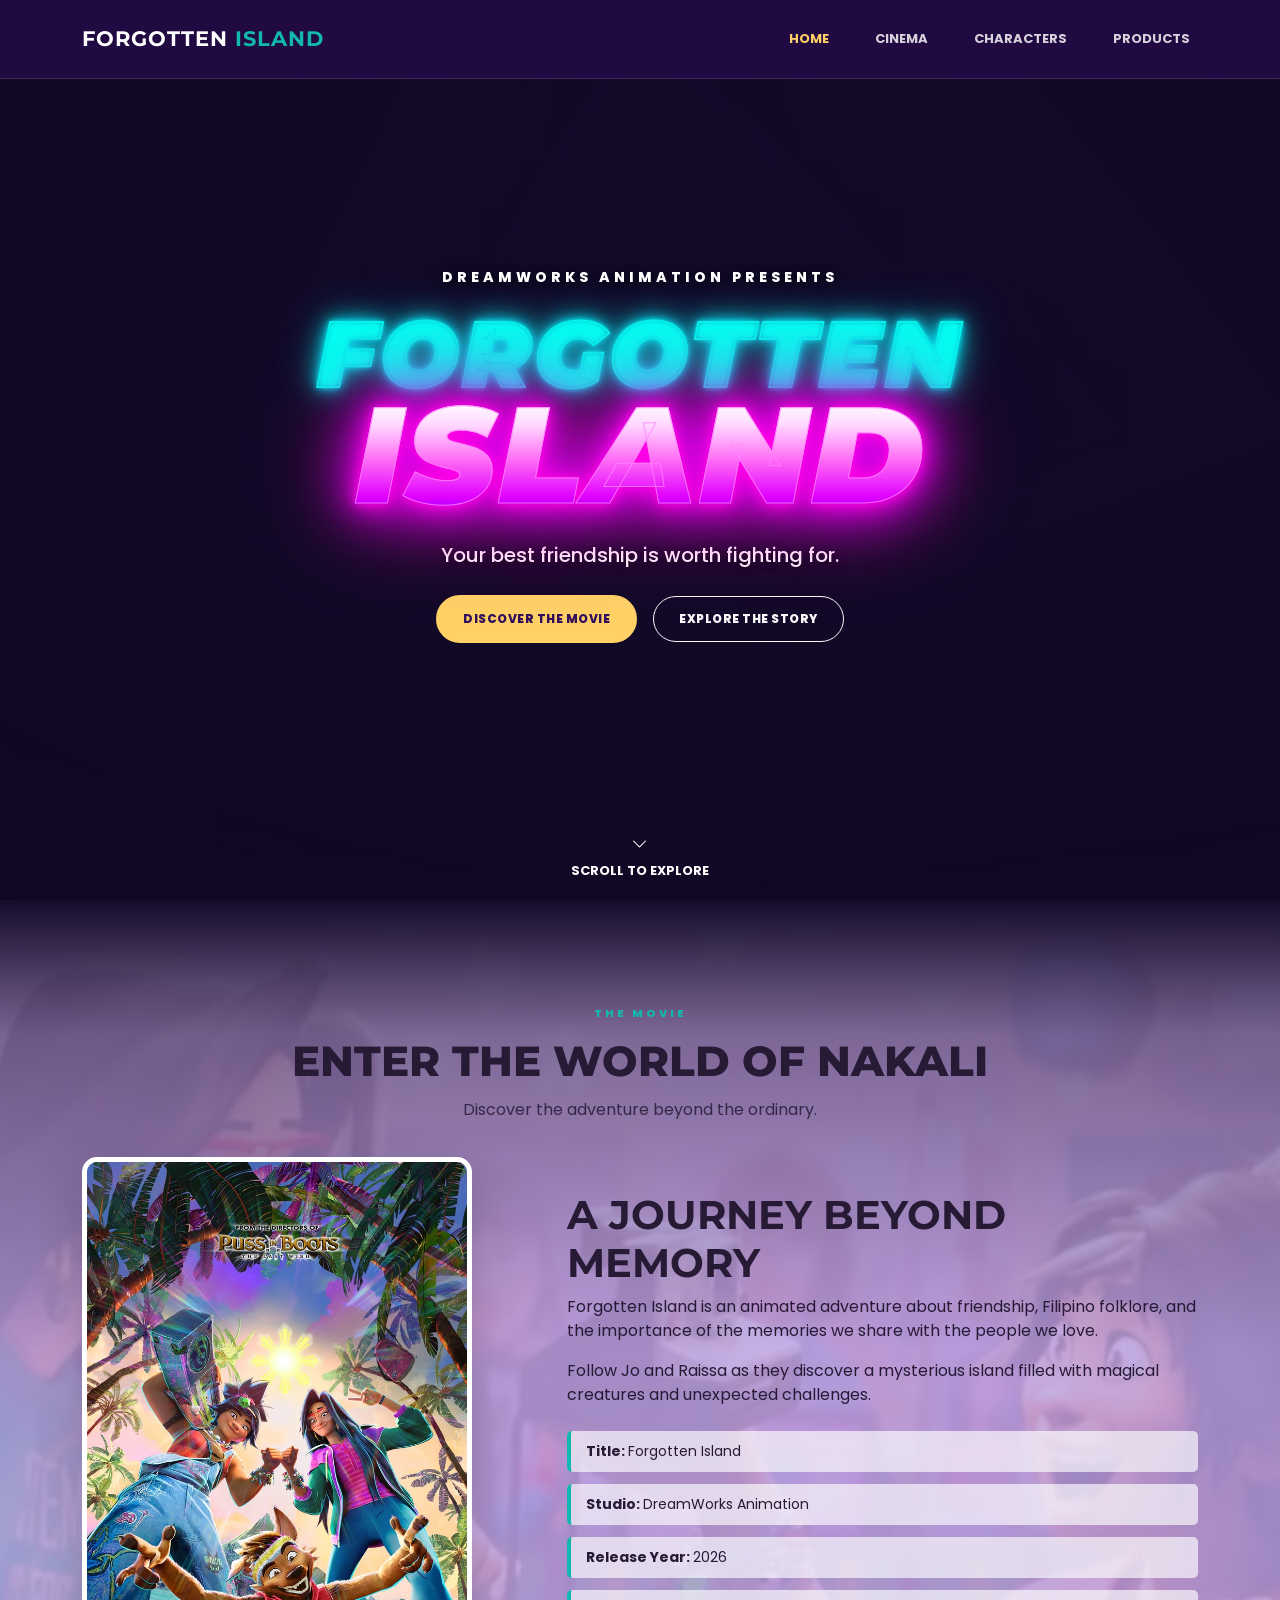
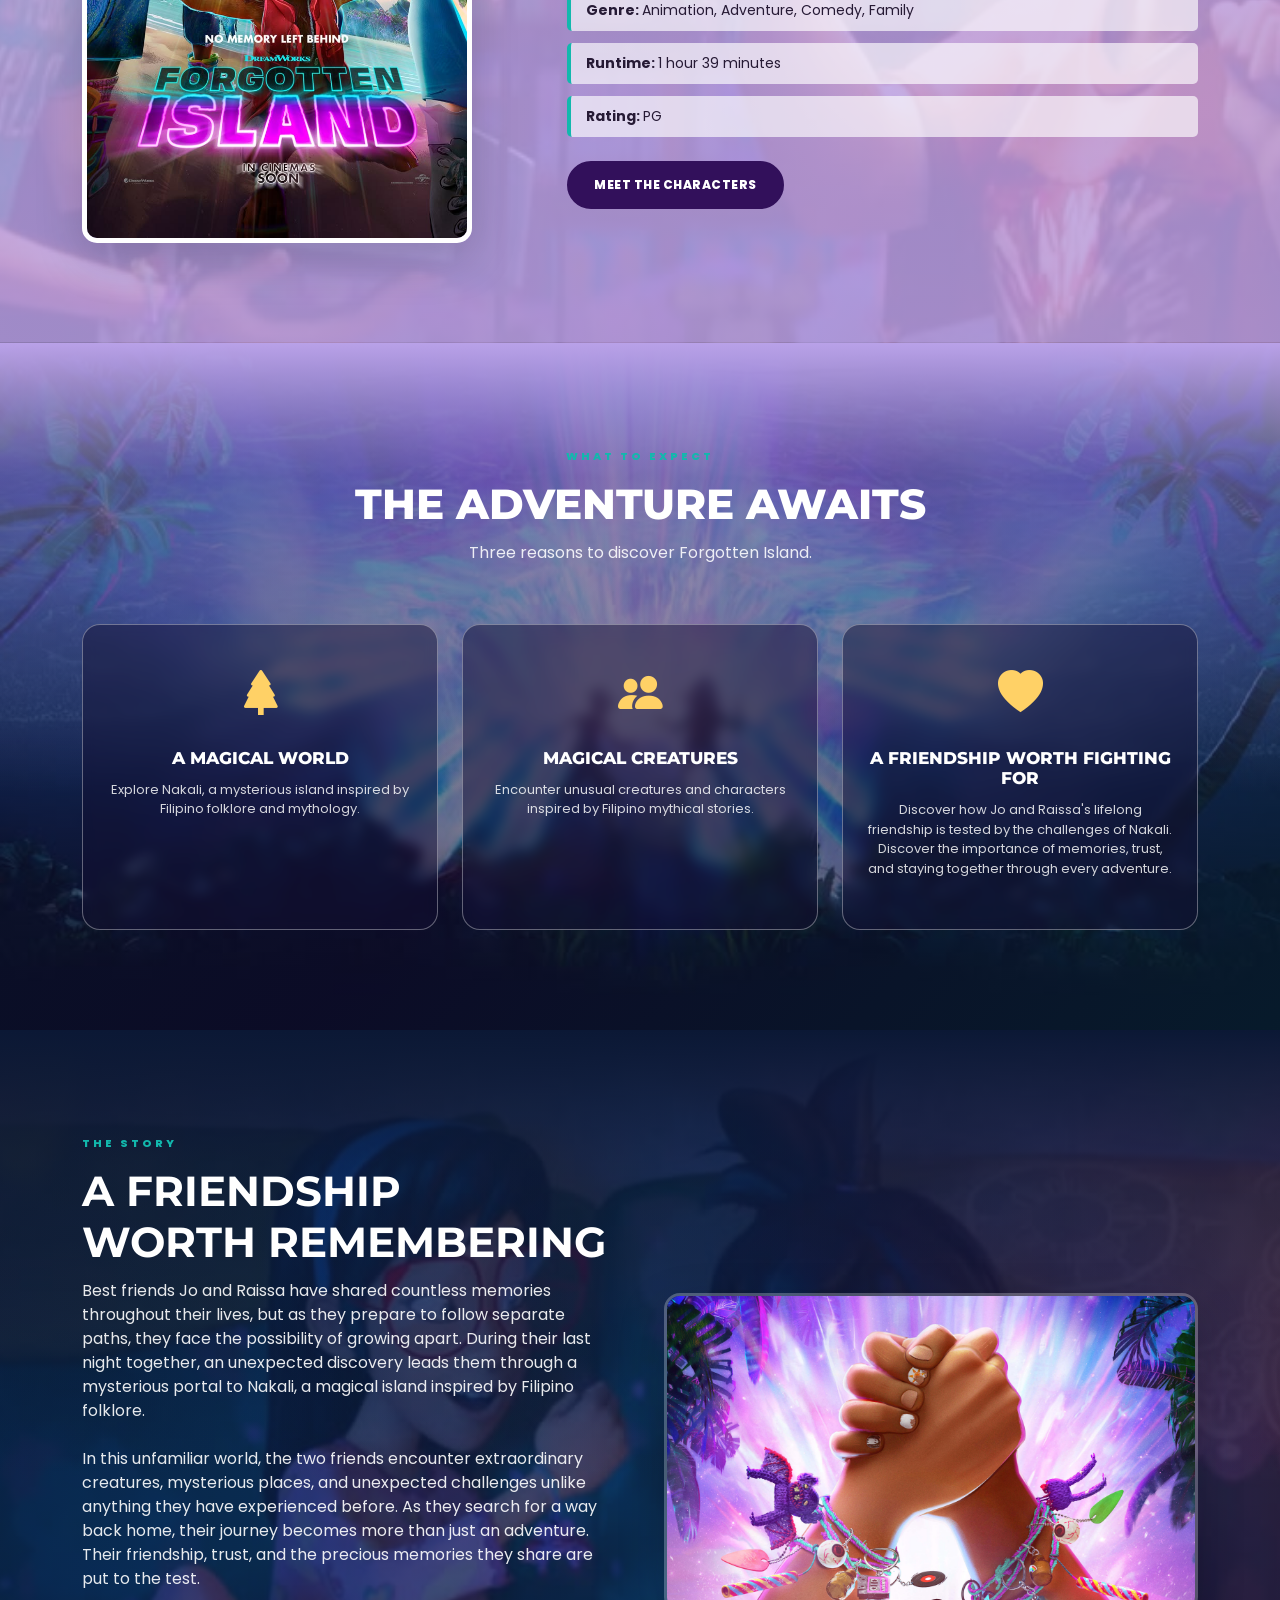
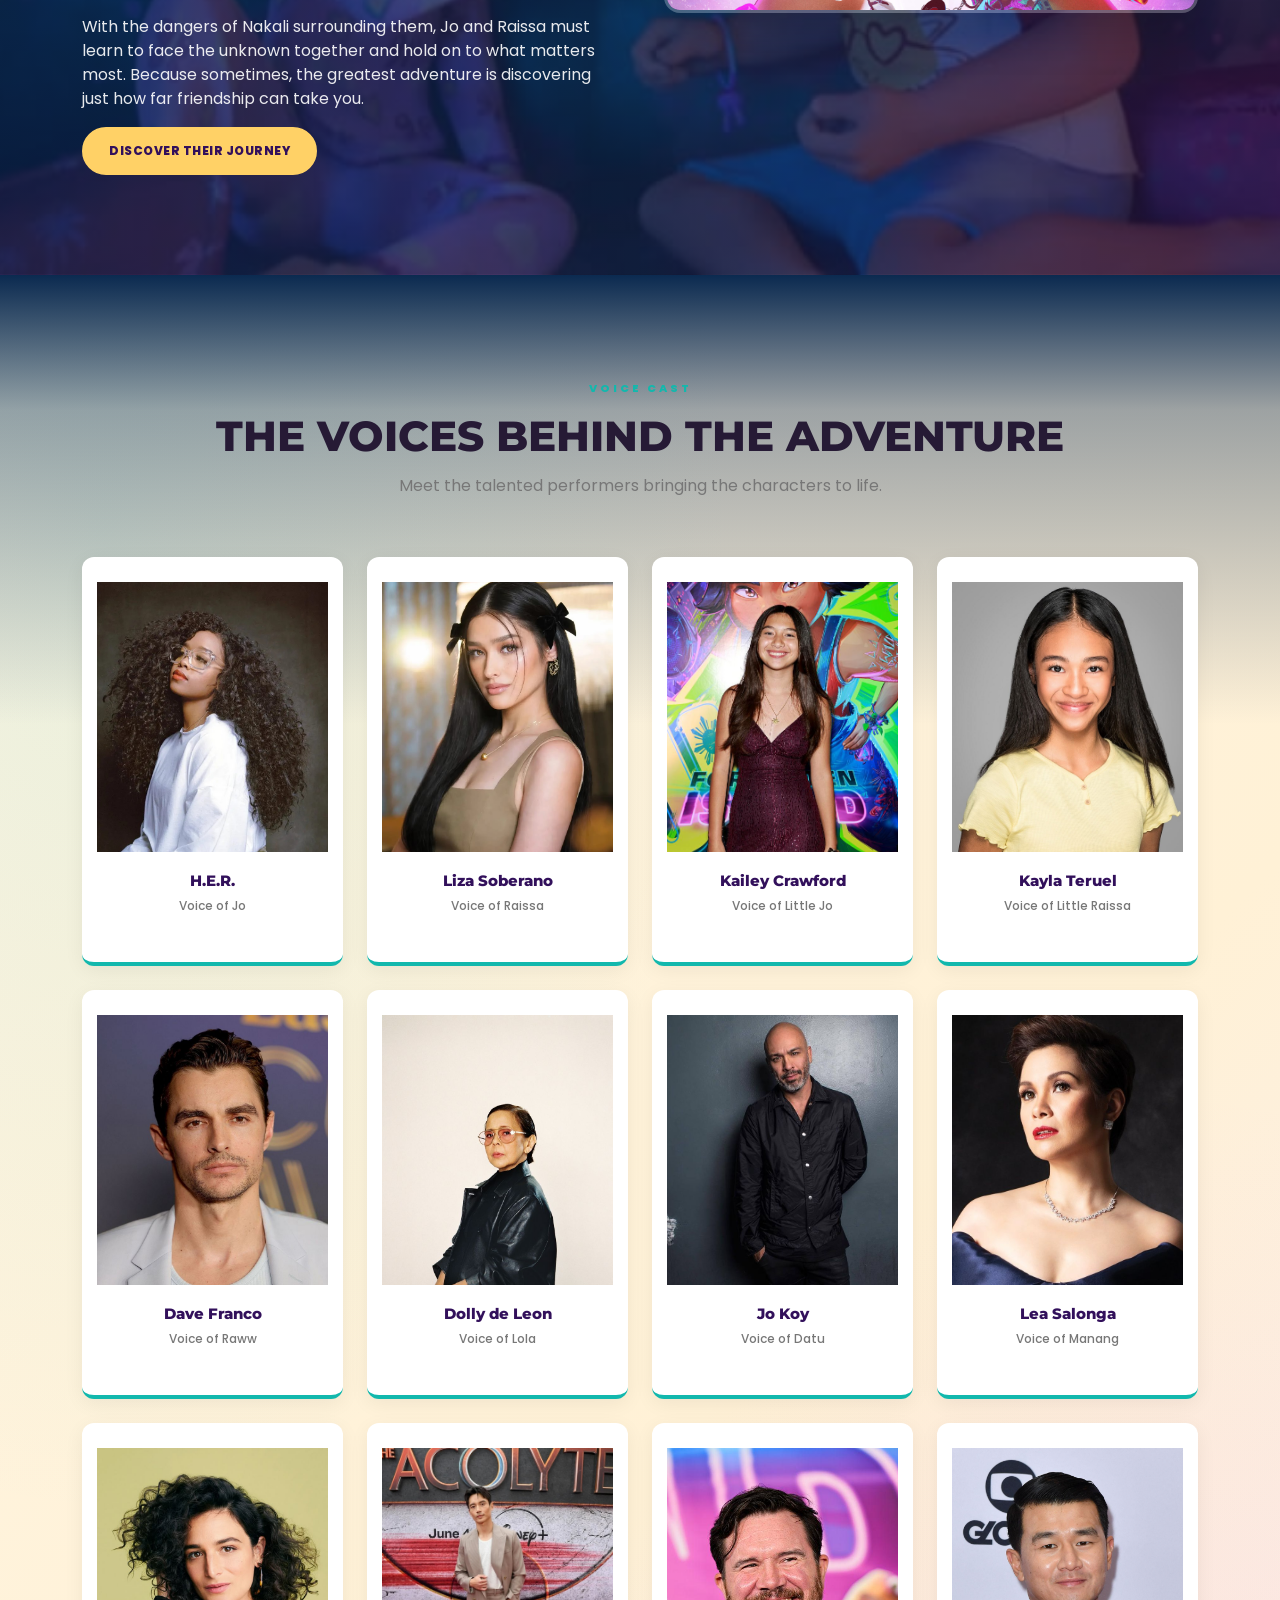
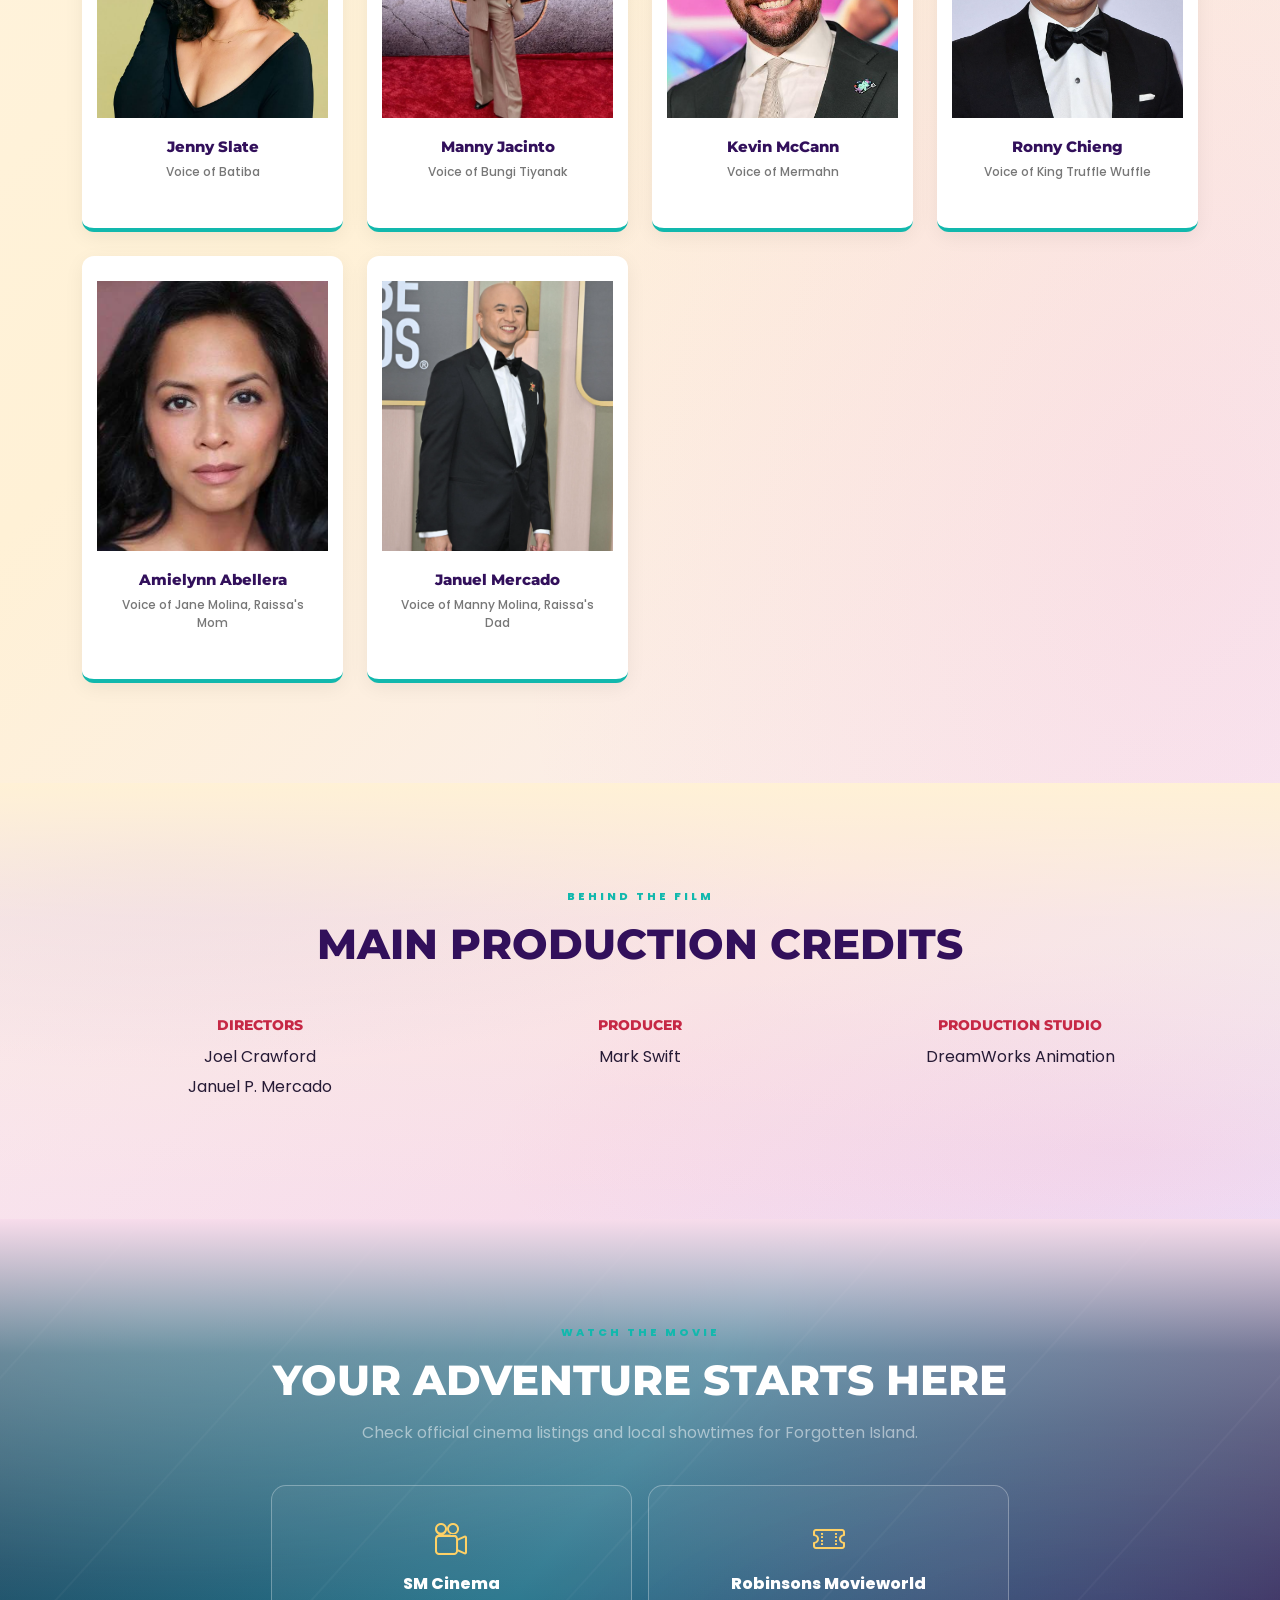
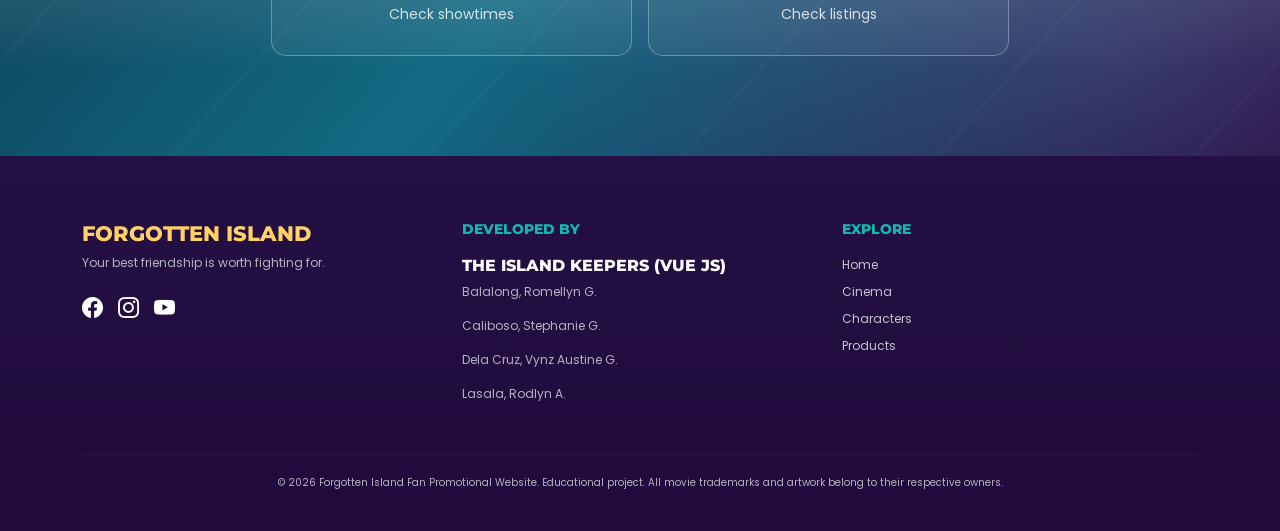
<file: WD1MCO_CS2B_BALALONG-CALIBOSO-DELACRUZ-LASALA/index.html>
<!DOCTYPE html>
<html lang="en">
    <head>
        <meta charset="UTF-8">
        <meta name="viewport" content="width=device-width, initial-scale=1.0">

        <title> Forgotten Island | Official Movie Website </title>

        <link href="https://cdn.jsdelivr.net/npm/bootstrap@5.3.3/dist/css/bootstrap.min.css" rel="stylesheet">
        <link href="https://cdn.jsdelivr.net/npm/bootstrap-icons@1.11.3/font/bootstrap-icons.css" rel="stylesheet">
        <link rel="stylesheet" href="rsc/css/styles.css">
        <link rel="preconnect" href="https://fonts.googleapis.com">
        <link rel="preconnect" href="https://fonts.gstatic.com" crossorigin>
        <link href="https://fonts.googleapis.com/css2?family=Montserrat:ital,wght@0,800;0,900;1,800;1,900&display=swap" rel="stylesheet">
    </head>

    <body>
        <!-- NAVIGATION SECTION -->
        <nav class="navbar navbar-expand-lg navbar-dark fixed-top island-navbar">
            <div class="container">
                <a class="navbar-brand fw-bold" href="index.html">
                    FORGOTTEN<span> ISLAND</span>
                </a>

                <button class="navbar-toggler" type="button" data-bs-toggle="collapse"
                    data-bs-target="#navbarNav">
                    <span class="navbar-toggler-icon"></span>
                </button>

                <div class="collapse navbar-collapse" id="navbarNav">
                    <ul class="navbar-nav ms-auto">
                        <li class="nav-item">
                            <a class="nav-link active" href="index.html"> Home </a>
                        </li>
                        <li class="nav-item">
                            <a class="nav-link" href="#cinema"> Cinema </a>
                        </li>
                        <li class="nav-item">
                            <a class="nav-link" href="characters.html"> Characters </a>
                        </li>
                        <li class="nav-item">
                            <a class="nav-link" href="products.html"> Products </a>
                        </li>
                    </ul>
                </div>
            </div>
        </nav>

        <!-- HERO SECTION -->
        <header class="hero-section">

            <!-- BACKGROUND VIDEO -->
           <div style="position:absolute; top:0; left:0; width:100%; height:100%; z-index:0; overflow:hidden; pointer-events:none;">
                <iframe 
                    src="https://www.youtube.com/embed/xvXs4GHUm1g?autoplay=1&mute=1&loop=1&playlist=xvXs4GHUm1g&controls=0&modestbranding=1&showinfo=0&rel=0"
                    style="width:100%; height:100%; border:0; transform:scale(1.4);"
                    allow="autoplay; fullscreen">
                </iframe>
            </div>
            
            <!-- VIDEO OVERLAY -->
            <div class="hero-overlay"></div>
            
            <!-- HERO CONTENT -->
            <div class="container hero-content">
                <p class="hero-label">
                    DREAMWORKS ANIMATION PRESENTS
                </p>

                <h1 class="hero-title">
                    <span class="forgotten-word"> FORGOTTEN </span>
                    <span class="island-word"> ISLAND </span>
                </h1>
                <p class="hero-description">
                    Your best friendship is worth fighting for.
                </p>

                <div class="d-flex flex-wrap gap-3 hero-buttons">
                    <a href="#movie-info" class="btn btn-sunset">
                        DISCOVER THE MOVIE
                    </a>

                    <a href="#synopsis" class="btn btn-outline-light">
                        EXPLORE THE STORY
                    </a>
                </div>
            </div>
            
            <!-- SCROLL INDICATOR -->
            <div class="scroll-indicator">
                <i class="bi bi-chevron-down"></i>
                <p> SCROLL TO EXPLORE </p>
            </div> 
        </header>

         <!-- MOVIE INFORMATION -->
          <section id="movie-info" class="section-padding sand-section">
            <div class="container">
                <div class="section-heading text-center">
                    <span class="section-tag"> THE MOVIE </span>
                    <h2> ENTER THE WORLD OF <span>NAKALI</span></h2>
                    <p> Discover the adventure beyond the ordinary. </p>
                </div>

                <div class="row align-items-center g-5">
                    <div class="col-lg-5 text-center">
                        <img src="media/img/poster.jpg" alt="Forgotten Island Official Movie Poster"
                            class="img-fluid movie-poster shadow-lg">
                    </div>

                    <div class="col-lg-7">
                        <h3 class="display-6 fw-bold purple-text">
                            A JOURNEY BEYOND MEMORY
                        </h3>

                        <p> Forgotten Island is an animated adventure about
                            friendship, Filipino folklore, and the importance
                            of the memories we share with the people we love.
                        </p>

                        <p> Follow Jo and Raissa as they discover a mysterious
                            island filled with magical creatures and unexpected
                            challenges.
                        </p>

                        <div class="movie-details mt-4">
                            <div><strong> Title: </strong> Forgotten Island </div>
                            <div><strong> Studio: </strong> DreamWorks Animation </div>
                            <div><strong> Release Year: </strong> 2026 </div>
                            <div><strong> Genre: </strong> Animation, Adventure, Comedy, Family </div>
                            <div><strong> Runtime: </strong> 1 hour 39 minutes </div>
                            <div><strong> Rating: </strong> PG </div>
                        </div>

                        <a href="characters.html" class="btn btn-purple mt-4">
                            MEET THE CHARACTERS
                        </a>
                    </div>
                </div>
            </div>
          </section>

          <!-- HIGHLIGHTS -->
          <section class="section-padding highlight-section">
            <div class="container">
                <div class="section-heading text-center text-white">
                    <span class="section-tag"> WHAT TO EXPECT </span>
                    <h2> THE ADVENTURE AWAITS </h2>
                    <p> Three reasons to discover Forgotten Island. </p>
                </div>

                <!-- HIGHLIGHT 1 -->
                <div class="row g-4 mt-3">
                    <div class="col-md-4">
                        <div class="highlight-card">
                            <i class="bi bi-tree-fill"></i>
                            <h4> A MAGICAL WORLD </h4>

                            <p> Explore Nakali, a mysterious island inspired
                                by Filipino folklore and mythology.
                            </p>
                        </div>
                    </div>

                    <!-- HIGHLIGHT 2 -->
                    <div class="col-md-4">
                        <div class="highlight-card">
                            <i class="bi bi-people-fill"></i>
                            <h4> MAGICAL CREATURES </h4>

                            <p> Encounter unusual creatures and characters
                                inspired by Filipino mythical stories.
                            </p>
                        </div>
                    </div>

                    <!-- HIGHLIGHT 3 -->
                    <div class="col-md-4">
                        <div class="highlight-card">
                            <i class="bi bi-heart-fill"></i>
                            <h4> A FRIENDSHIP WORTH FIGHTING FOR </h4>

                            <p> Discover how Jo and Raissa's lifelong friendship
                                is tested by the challenges of Nakali. Discover
                                the importance of memories, trust, and staying
                                together through every adventure.
                            </p>
                        </div>
                    </div>
                </div>
            </div>
          </section>

          <!-- SYNOPSIS -->
          <section id="synopsis" class="section-padding ocean-section">
            <div class="container">
                <div class="row align-items-center g-5">
                    <div class="col-lg-6">
                        <span class="section-tag"> THE STORY </span>
                        <h2 class="display-5 fw-bold text-white">
                            A FRIENDSHIP<br>WORTH REMEMBERING
                        </h2>

                        <p class="text-white-50">
                            Best friends Jo and Raissa have shared countless memories
                            throughout their lives, but as they prepare to follow
                            separate paths, they face the possibility of growing apart.
                            During their last night together, an unexpected discovery
                            leads them through a mysterious portal to Nakali, a
                            magical island inspired by Filipino folklore.

                            <br><br>

                            In this unfamiliar world, the two friends encounter
                            extraordinary creatures, mysterious places, and unexpected
                            challenges unlike anything they have experienced before.
                            As they search for a way back home, their journey becomes
                            more than just an adventure. Their friendship, trust, and
                            the precious memories they share are put to the test.

                            <br><br>

                            With the dangers of Nakali surrounding them, Jo and Raissa
                            must learn to face the unknown together and hold on to
                            what matters most. Because sometimes, the greatest adventure
                            is discovering just how far friendship can take you.
                        </p>

                        <a href="characters.html" class="btn btn-sunset">
                            DISCOVER THEIR JOURNEY
                        </a>
                    </div>

                    <div class="col-lg-6">
                        <div class="story-image">
                            <img src="media/img/hero-banner.jpg" alt="Forgotten Island Adventure" class="img-fluid rounded-4 shadow-lg">
                        </div>
                    </div>
                </div>
            </div>
          </section>

          <!-- VOICE CAST -->
           <section class="section-padding sand-section">
            <div class="container">
                <div class="section-heading text-center">
                    <span class="section-tag"> VOICE CAST </span>
                    <h2> THE VOICES BEHIND THE ADVENTURE </h2>
                    <p> Meet the talented performers bringing 
                        the characters to life. 
                    </p>
                </div>

                <!-- VOICE CAST GRID -->
                <div class="row g-4 mt-3">

                    <!-- H.E.R. -->
                    <div class="col-6 col-md-4 col-lg-3">
                        <div class="cast-card">
                            <div class="cast-image">
                                <img src="media/img/voice-cast/her.jpg" alt="H.E.R., voice of Jo" loading="lazy">
                            </div>
                            <div class="cast-info">
                                 <h5> H.E.R. </h5>
                                <p> Voice of Jo </p>
                            </div>
                        </div>
                    </div>
                    
                    <!-- LIZA SOBERANO -->
                    <div class="col-6 col-md-4 col-lg-3">
                        <div class="cast-card">
                            <div class="cast-image">
                                <img src="media/img/voice-cast/liza-soberano.jpg" alt="Liza Soberano, voice of Raissa" loading="lazy">
                            </div>
                            <div class="cast-info">
                                <h5> Liza Soberano </h5>
                                <p> Voice of Raissa </p>
                            </div>
                        </div>
                    </div>

                    <!-- KAILEY CRAWFORD -->
                    <div class="col-6 col-md-4 col-lg-3">
                        <div class="cast-card">
                            <div class="cast-image">
                                <img src="media/img/voice-cast/kailey-crawford.jpg" alt="Kailey Crawford, voice of Little Jo" loading="lazy">
                            </div>
                            <div class="cast-info">
                                <h5> Kailey Crawford </h5>
                                <p> Voice of Little Jo </p>
                            </div>
                        </div>
                    </div> 

                    <!-- KAYLA TERUEL -->
                     <div class="col-6 col-md-4 col-lg-3">
                        <div class="cast-card">
                            <div class="cast-image">
                                <img src="media/img/voice-cast/kayla-teruel.jpg" alt="Kayla Teruel, voice of Little Raissa" loading="lazy">
                            </div>
                            <div class="cast-info">
                                <h5> Kayla Teruel </h5>
                                <p> Voice of Little Raissa </p>
                            </div>
                        </div>
                    </div>  

                    <!-- DAVE FRANCO -->
                    <div class="col-6 col-md-4 col-lg-3">
                        <div class="cast-card">
                            <div class="cast-image">
                                <img src="media/img/voice-cast/dave-franco.jpg" alt="Dave Franco, voice of Raww" loading="lazy">
                            </div>
                            <div class="cast-info">
                                <h5> Dave Franco </h5>
                                <p> Voice of Raww </p>
                            </div>
                        </div>
                    </div>

                    <!-- DOLLY DE LEON -->
                    <div class="col-6 col-md-4 col-lg-3">
                        <div class="cast-card">
                            <div class="cast-image">
                                <img src="media/img/voice-cast/dolly-de-leon.jpg" alt="Dolly de Leon, voice of Lola" loading="lazy">
                            </div>
                            <div class="cast-info">
                                <h5> Dolly de Leon </h5>
                                <p> Voice of Lola </p>
                            </div>
                        </div>
                    </div>

                    <!-- JO KOY -->
                    <div class="col-6 col-md-4 col-lg-3">
                        <div class="cast-card">
                            <div class="cast-image">
                                <img src="media/img/voice-cast/jo-koy.jpg" alt="Jo Koy, voice of Datu" loading="lazy">
                            </div>
                            <div class="cast-info">
                                <h5> Jo Koy </h5>
                                <p> Voice of Datu </p>
                            </div>
                        </div>
                    </div>

                    <!-- LEA SALONGA -->
                    <div class="col-6 col-md-4 col-lg-3">
                        <div class="cast-card">
                            <div class="cast-image">
                                <img src="media/img/voice-cast/lea-salonga.jpg" alt="Lea Salonga, voice of Manang" loading="lazy">
                            </div>
                            <div class="cast-info">
                                <h5> Lea Salonga </h5>
                                <p> Voice of Manang </p>
                            </div>
                        </div>
                    </div>

                    <!-- JENNY SLATE -->
                    <div class="col-6 col-md-4 col-lg-3">
                        <div class="cast-card">
                            <div class="cast-image">
                                <img src="media/img/voice-cast/jenny-slate.jpg" alt="Jenny Slate, voice of Batiba" loading="lazy">
                            </div>
                            <div class="cast-info">
                                <h5> Jenny Slate </h5>
                                <p> Voice of Batiba </p>
                            </div>
                        </div>
                    </div>

                    <!-- MANNY HACINTO -->
                    <div class="col-6 col-md-4 col-lg-3">
                        <div class="cast-card">
                            <div class="cast-image">
                                <img src="media/img/voice-cast/manny-jacinto.jpg" alt="Manny Hacinto, voice of Bungi Tiyanak" loading="lazy">
                            </div>
                            <div class="cast-info">
                                <h5> Manny Jacinto </h5>
                                <p> Voice of Bungi Tiyanak </p>
                            </div>
                        </div>
                    </div>

                    <!-- KEVIN MCCANN -->
                    <div class="col-6 col-md-4 col-lg-3">
                        <div class="cast-card">
                            <div class="cast-image">
                                <img src="media/img/voice-cast/kevin-mccann.jpg" alt="Kevin McCann, voice of Mermahn" loading="lazy">
                            </div>
                            <div class="cast-info">
                                <h5> Kevin McCann </h5>
                                <p> Voice of Mermahn </p>
                            </div>
                        </div>
                    </div>

                    <!-- RONNY CHIENG -->
                    <div class="col-6 col-md-4 col-lg-3">
                        <div class="cast-card">
                            <div class="cast-image">
                                <img src="media/img/voice-cast/ronny-chieng.jpg" alt="Ronny Chieng, voice of King Truffle Wuffle" loading="lazy">
                            </div>
                            <div class="cast-info">
                                <h5> Ronny Chieng </h5>
                                <p> Voice of King Truffle Wuffle </p>
                            </div>
                        </div>
                    </div>
                    
                    <!-- AMIELYNN ABELLERA -->
                    <div class="col-6 col-md-4 col-lg-3">
                        <div class="cast-card">
                            <div class="cast-image">
                                <img src="media/img/voice-cast/amielynn-abellera.jpg" alt="Amielynn Abellera, voice of Jane Molina (Raissa's Mom)" loading="lazy">
                            </div>
                            <div class="cast-info">
                                <h5> Amielynn Abellera </h5>
                                <p> Voice of Jane Molina, Raissa's Mom </p>
                            </div>
                        </div>
                    </div>
                    
                    <!-- JANUEL MERCADO -->
                    <div class="col-6 col-md-4 col-lg-3">
                        <div class="cast-card">
                            <div class="cast-image">
                                <img src="media/img/voice-cast/januel-mercado.jpg" alt="Januel Mercado, voice of Manny Molina (Raissa's Dad)" loading="lazy">
                            </div>
                            <div class="cast-info">
                                <h5> Januel Mercado </h5>
                                <p> Voice of Manny Molina, Raissa's Dad </p>
                            </div>
                        </div>
                    </div> 
                </div>
            </div>
           </section>

           <!-- CREDITS -->
           <section class="section-padding credits-section">
                <div class="container text-center">
                    <span class="section-tag"> BEHIND THE FILM </span>
                    <h2> MAIN PRODUCTION CREDITS </h2>

                    <div class="row justify-content-center mt-4 g-4">
                        <div class="col-md-4">
                            <h5> DIRECTORS </h5>
                            <p> Joel Crawford<br> Januel P. Mercado </p>
                        </div>

                        <div class="col-md-4">
                            <h5> PRODUCER </h5>
                            <p> Mark Swift </p>
                        </div>

                        <div class="col-md-4">
                            <h5> PRODUCTION STUDIO </h5>
                            <p> DreamWorks Animation </p>
                        </div>
                    </div>
                </div>
           </section> 

           <!-- CINEMA -->
            <section id="cinema" class="section-padding ocean-section">
                <div class="container text-center">
                    <span class="section-tag"> WATCH THE MOVIE </span>
                    <h2 class="text-white"> YOUR ADVENTURE STARTS HERE </h2>

                    <p class="text-white-50 mt-3">
                        Check official cinema listings and local showtimes
                        for Forgotten Island.
                    </p>

                    <div class="row justify-content-center g-3 mt-4">
                        <div class="col-12 col-md-4">
                            <a class="cinema-link" href="https://www.smcinema.com/" target="_blank" rel="noopener">
                                <i class="bi bi-camera-reels"></i>
                                <span> SM Cinema </span>
                                <small> Check showtimes </small>
                            </a>
                        </div>

                        <div class="col-12 col-md-4">
                            <a class="cinema-link" href="https://www.robinsonsmovieworld.com/" target="_blank" rel="noopener">
                                <i class="bi bi-ticket-perforated"></i>
                                <span> Robinsons Movieworld </span>
                                <small> Check listings </small>
                            </a>
                        </div>
                    </div>
                </div>
            </section>

            <!-- FOOTER -->
            <footer class="island-footer">
                <div class="container">
                    <div class="row g-4">
                        <div class="col-md-4">
                            <h4> FORGOTTEN ISLAND </h4>
                            <p> Your best friendship is worth fighting for. </p>

                            <div class="social-links">
                                <a href="https://www.facebook.com/DreamWorksAnimation/" aria-label="DreamWorks Facebook">
                                    <i class="bi bi-facebook"></i>
                                </a>
                                <a href="https://www.instagram.com/dreamworks/" aria-label="DreamWorks Instagram">
                                    <i class="bi bi-instagram"></i>
                                </a>
                                <a href="https://www.youtube.com/@DreamWorks" aria-label="DreamWorks YouTube">
                                    <i class="bi bi-youtube"></i>
                                </a>
                            </div>
                        </div>

                        <div class="col-md-4">
                            <h5> DEVELOPED BY </h5>

                            <h6 class="text-white"> THE ISLAND KEEPERS (VUE JS) </h6>
                            <p> Balalong, Romellyn G. </p>
                            <p> Caliboso, Stephanie G. </p>
                            <p> Dela Cruz, Vynz Austine G. </p>
                            <p> Lasala, Rodlyn A. </p>
                        </div>

                        <div class="col-md-4">
                            <h5> EXPLORE </h5>
                            <a href="index.html"> Home </a>
                            <a href="#cinema"> Cinema </a>
                            <a href="characters.html"> Characters </a>
                            <a href="products.html"> Products </a>
                        </div>
                    </div>

                    <hr>
                    <p class="copyright">
                        © 2026 Forgotten Island Fan Promotional Website.
                        Educational project. All movie trademarks and artwork 
                        belong to their respective owners.
                    </p>
                </div>
            </footer>
            
            <script src="https://cdn.jsdelivr.net/npm/bootstrap@5.3.3/dist/js/bootstrap.bundle.min.js"></script>
            <script src="rsc/js/main.js"></script>
    </body>
</html>
</file>
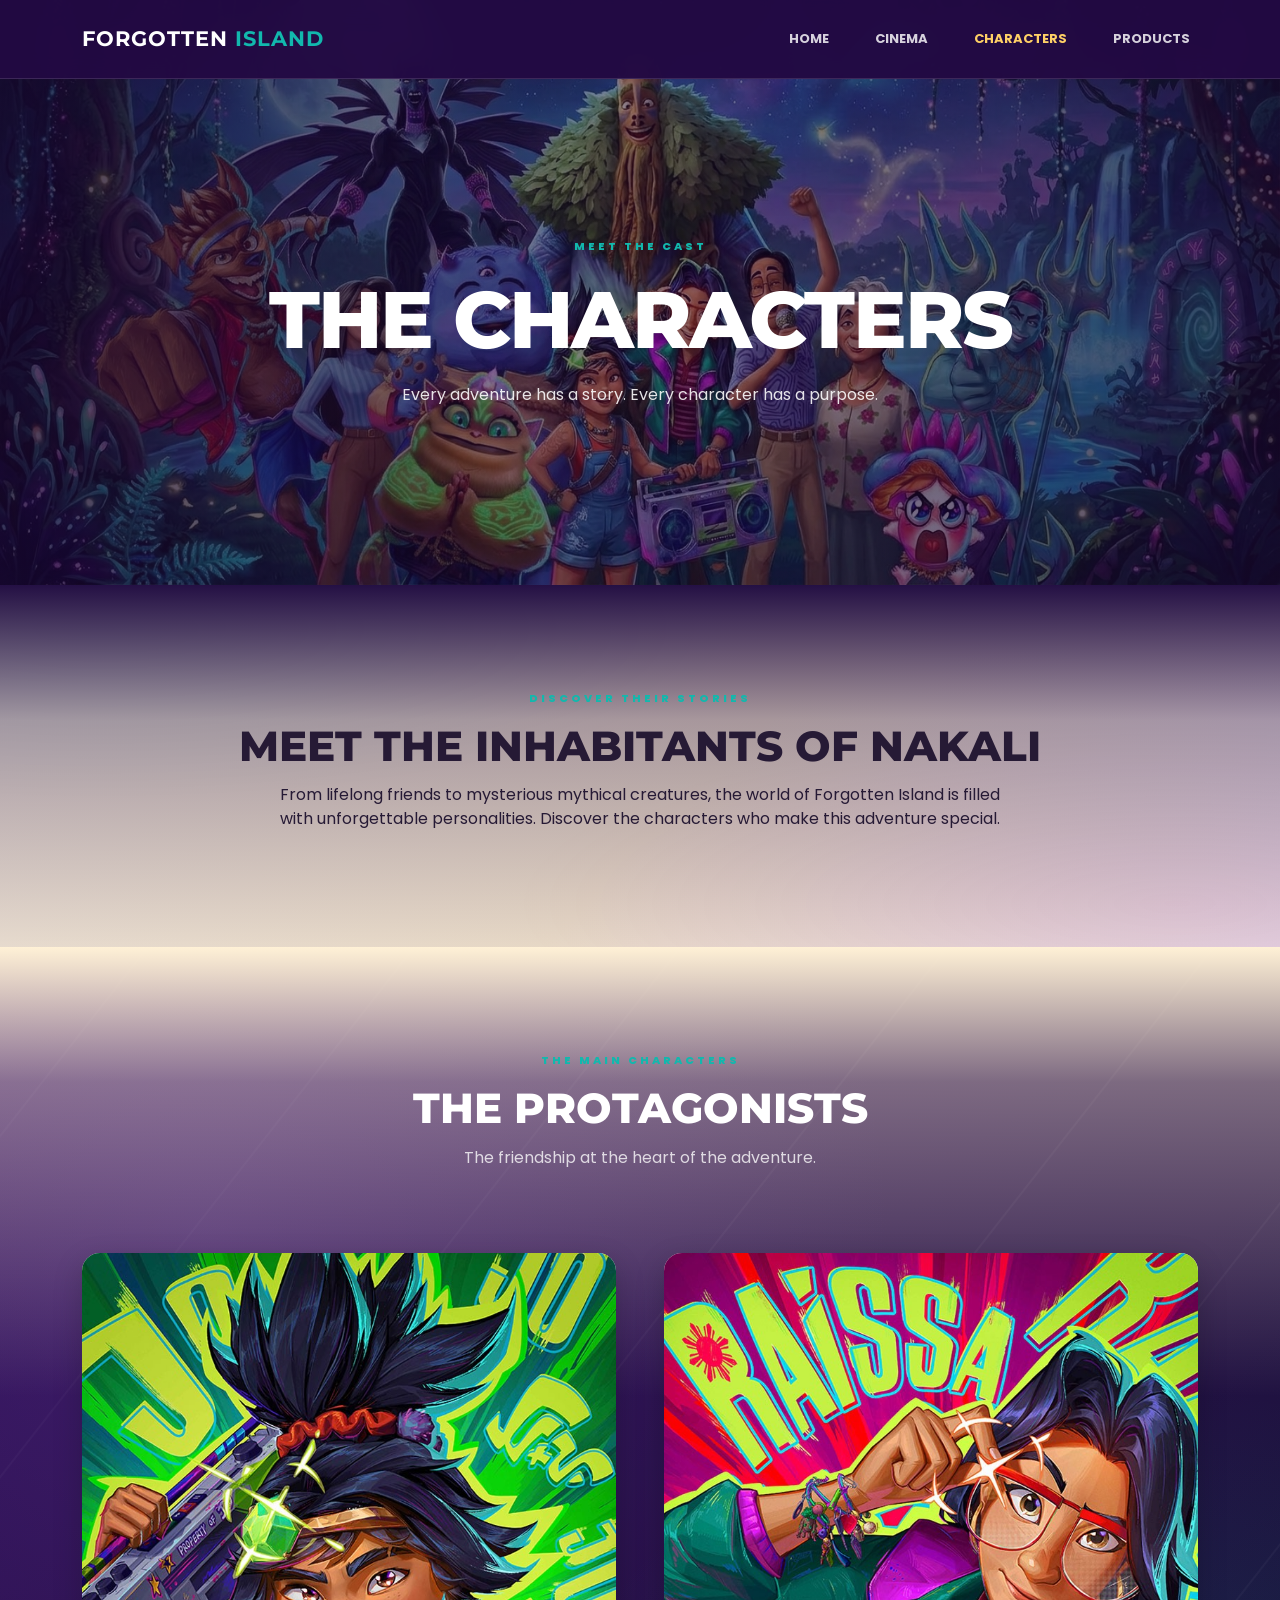
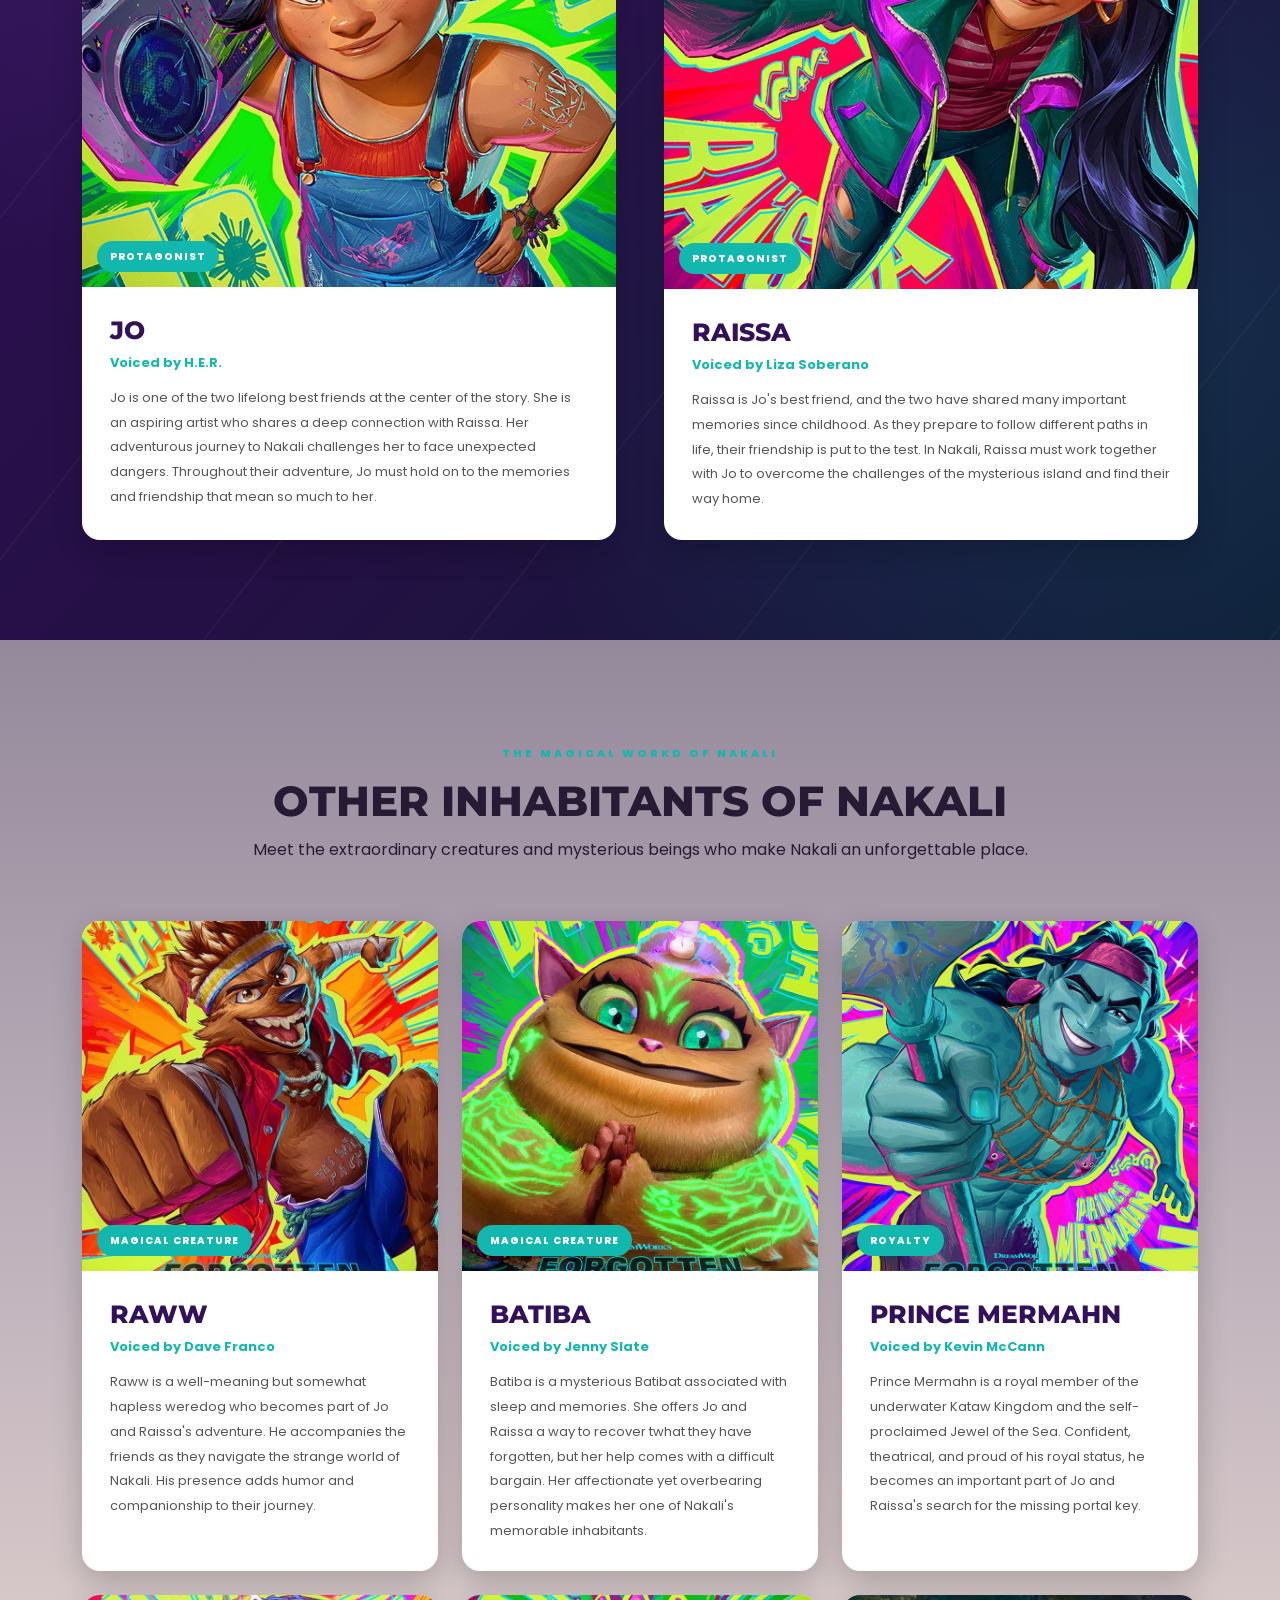
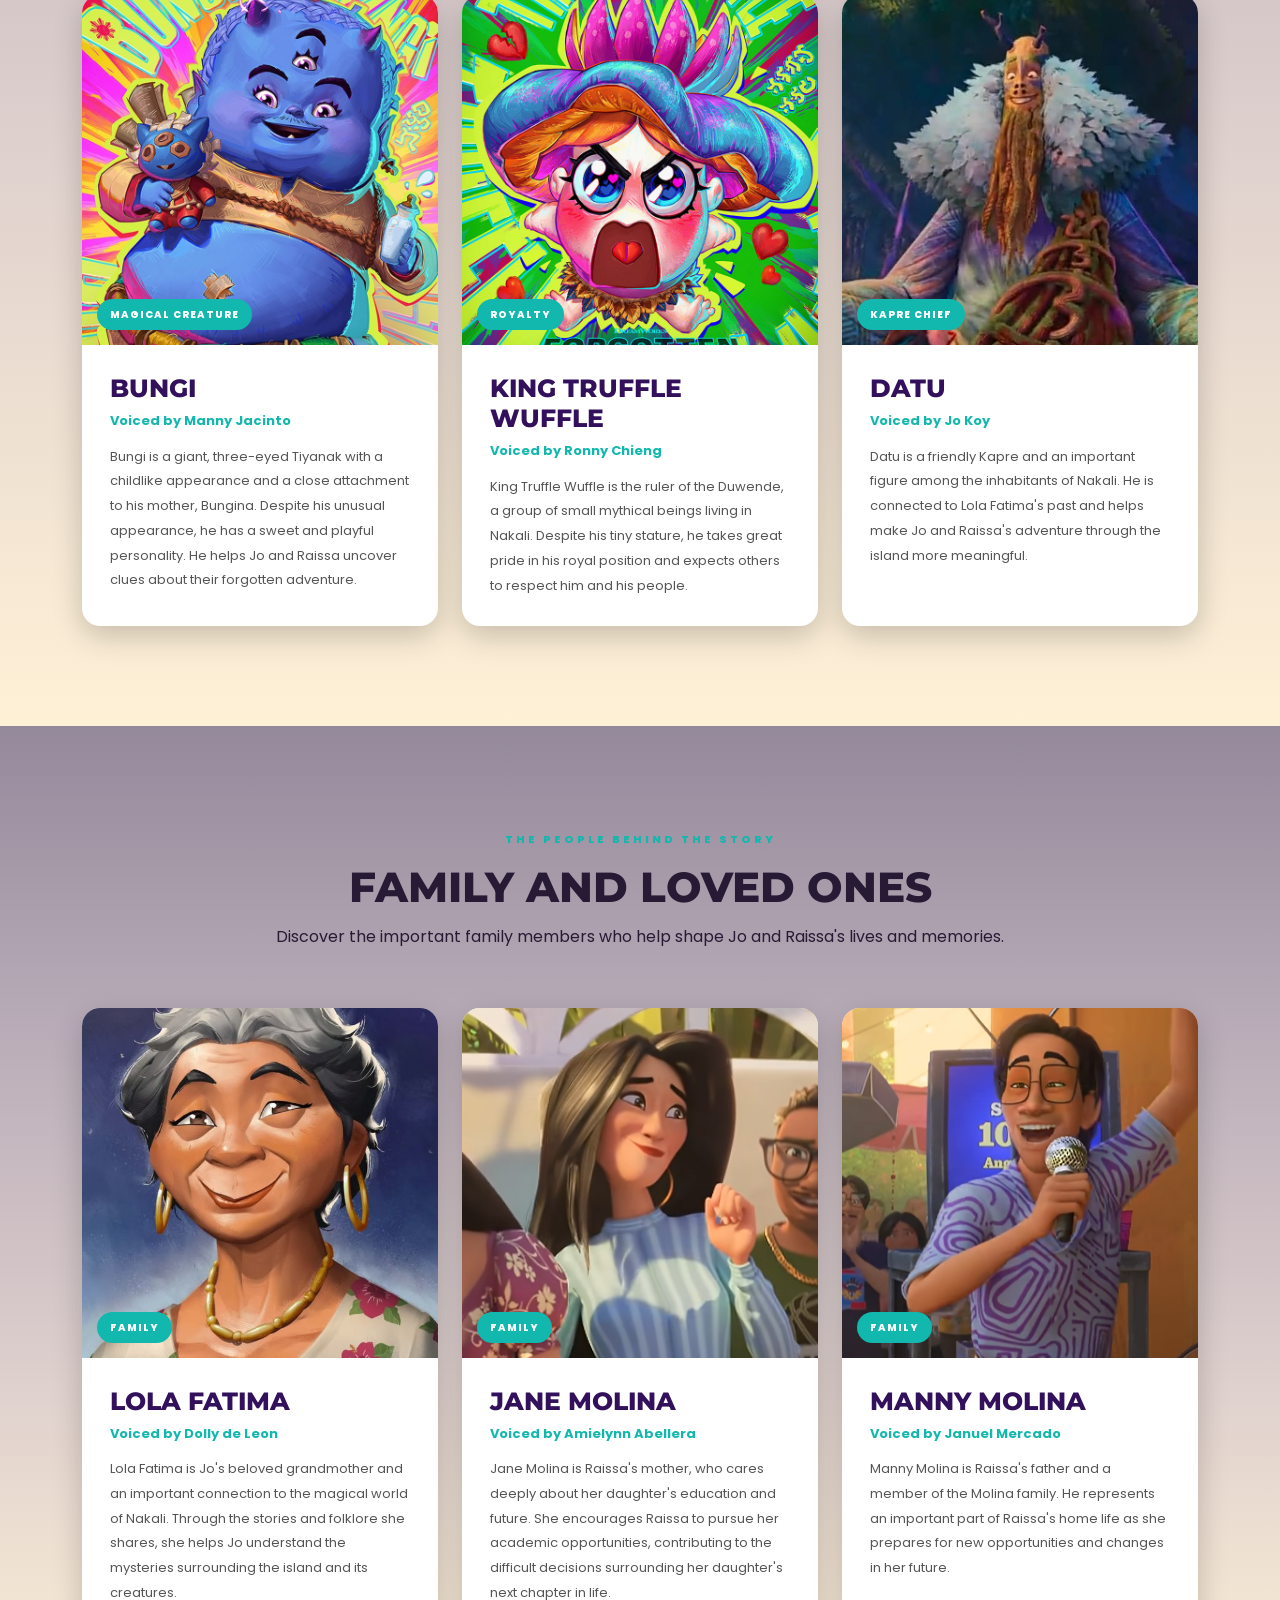
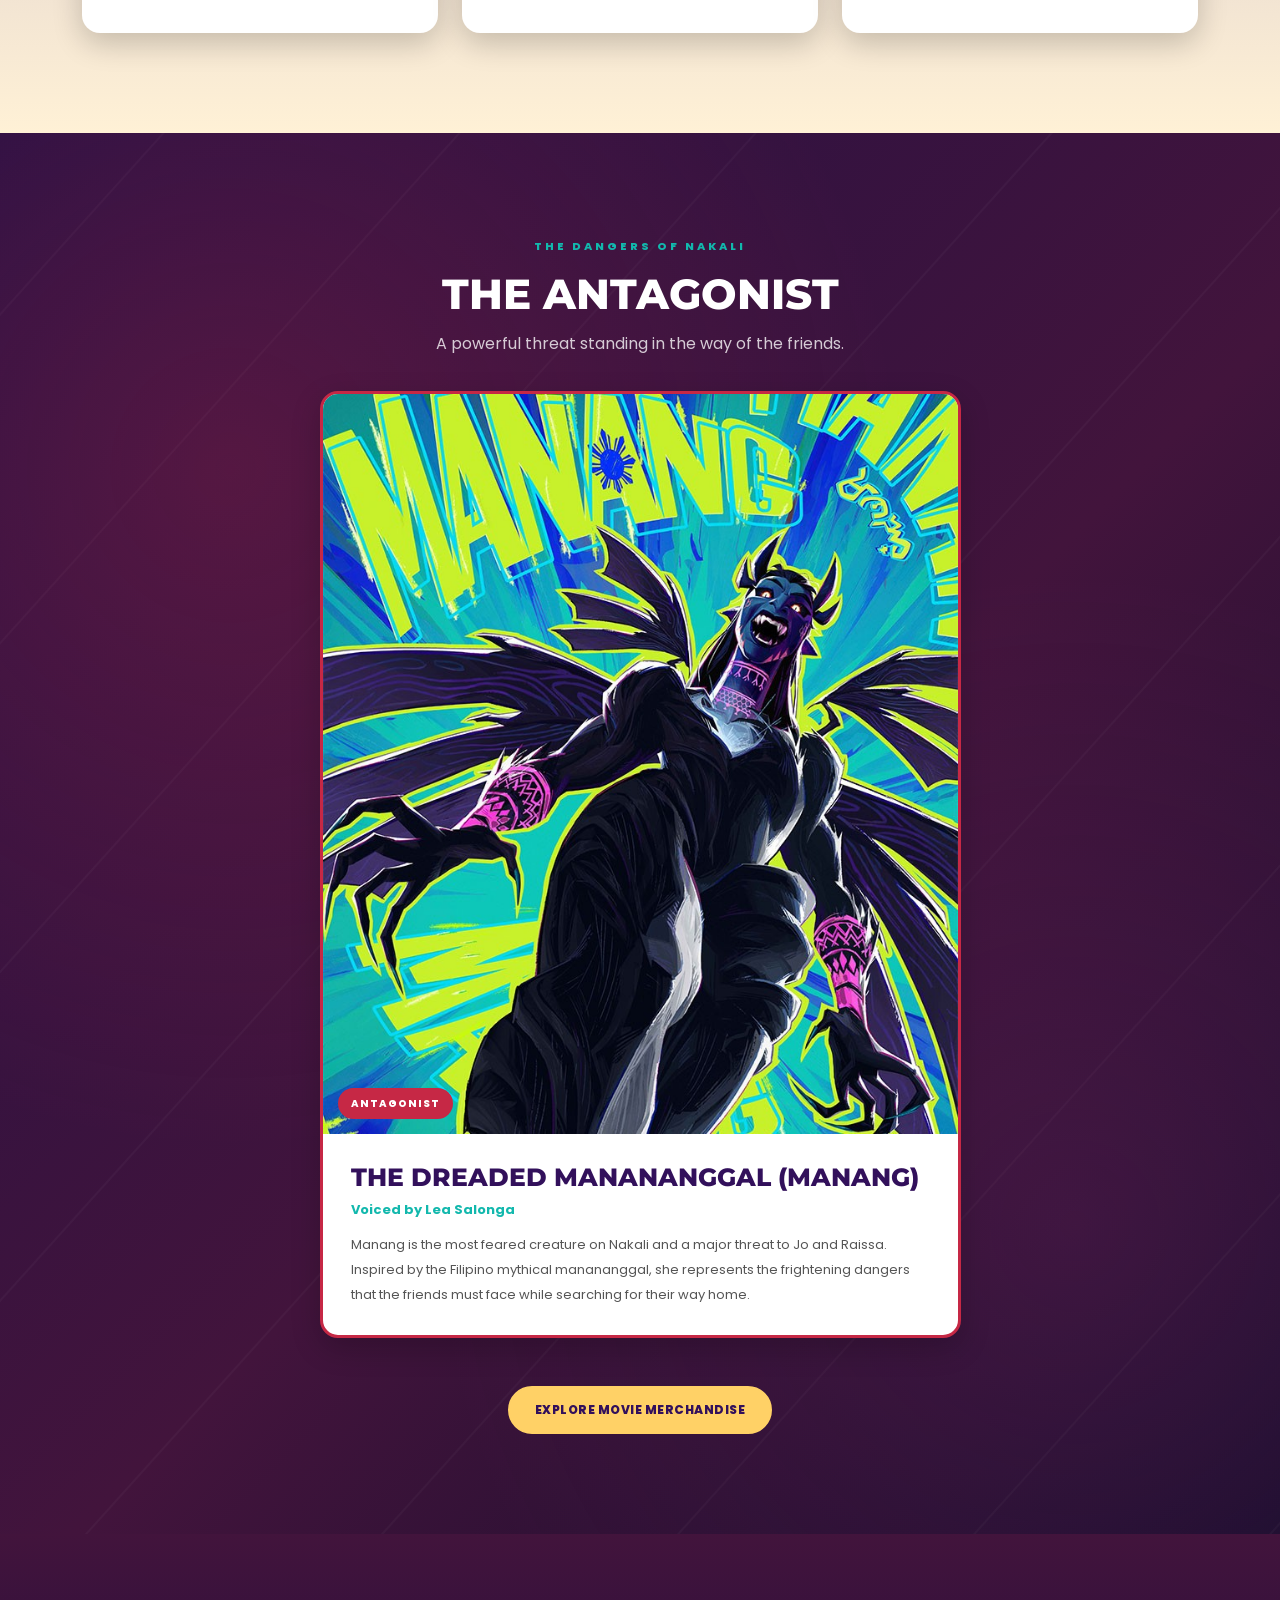
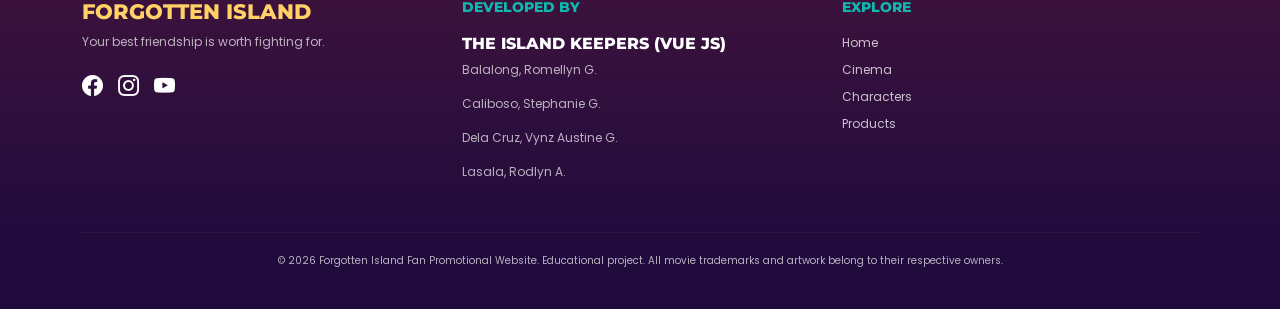
<file: WD1MCO_CS2B_BALALONG-CALIBOSO-DELACRUZ-LASALA/characters.html>
<!DOCTYPE html>
<html lang="en">
    <head>
        <meta charset="UTF-8">
        <meta name="viewport" content="width=device-width, initial-scale=1.0">

        <title> Characters | Forgotten Island </title>

        <link href="https://cdn.jsdelivr.net/npm/bootstrap@5.3.3/dist/css/bootstrap.min.css" rel="stylesheet">
        <link href="https://cdn.jsdelivr.net/npm/bootstrap-icons@1.11.3/font/bootstrap-icons.css" rel="stylesheet">
        <link rel="stylesheet" href="rsc/css/styles.css">
    </head>

    <body>
        <!-- NAVBAR SECTION-->
        <nav class="navbar navbar-expand-lg navbar-dark fixed-top island-navbar">
            <div class="container">
                <a class="navbar-brand fw-bold" href="index.html">
                    FORGOTTEN<span> ISLAND</span>
                </a>

                <button class="navbar-toggler" type="button" 
                    data-bs-toggle="collapse" 
                    data-bs-target="#navbarNav"
                    aria-controls="navbarNav"
                    aria-expanded="false"
                    aria-label="Toggle navigation">
                    <span class="navbar-toggler-icon"></span>
                </button>

                <div class="collapse navbar-collapse" id="navbarNav">
                    <ul class="navbar-nav ms-auto">
                        <li class="nav-item">
                            <a class="nav-link" href="index.html"> Home </a>
                        </li>
                        <li class="nav-item">
                            <a class="nav-link" href="index.html#cinema"> Cinema </a>
                        </li>
                        <li class="nav-item">
                            <a class="nav-link active" href="characters.html"> Characters </a>
                        </li>
                        <li class="nav-item">
                            <a class="nav-link" href="products.html"> Products </a>
                        </li>
                    </ul>
                </div>
            </div>
        </nav>

        <!-- PAGE BANNER -->
        <header class="inner-hero character-hero">
            <div class="container text-center">
                <span class="section-tag"> MEET THE CAST </span>
                <h1> THE CHARACTERS </h1>
                <p> Every adventure has a story. 
                    Every character has a purpose. 
                </p>
            </div>
        </header>
        
        <!-- INTRODUCTION -->
        <section class="section-padding sand-section">
            <div class="container text-center">
                <span class="section-tag"> DISCOVER THEIR STORIES </span>
                <h2> MEET THE INHABITANTS OF NAKALI </h2>

                <p class="mx-auto content-width">
                    From lifelong friends to mysterious mythical creatures,
                    the world of Forgotten Island is filled with unforgettable
                    personalities. Discover the characters who make this
                    adventure special.
                </p>
            </div>
        </section> 

        <!-- PROTAGONISTS -->
        <section class="section-padding character-section">
            <div class="container">
                <div class="section-heading text-center text-white">
                    <span class="section-tag"> THE MAIN CHARACTERS </span>
                    <h2> THE PROTAGONISTS </h2>
                    <p> The friendship at the heart of the adventure. </p>
                </div>

                <div class="row g-5 mt-3">

                    <!-- JO -->
                    <div class="col-lg-6">
                        <div class="character-card">
                            <div class="character-img">
                                <img src="media/img/characters/jo.jpg" alt="Jo from Forgotten island">
                                <span class="character-label"> PROTAGONIST </span>
                            </div>

                            <div class="character-content">
                                <h3> JO </h3>
                                <p class="voice-name"> Voiced by H.E.R. </p>
                                <p> Jo is one of the two lifelong best friends
                                    at the center of the story. She is an aspiring
                                    artist who shares a deep connection with
                                    Raissa. Her adventurous journey to Nakali
                                    challenges her to face unexpected dangers.
                                    Throughout their adventure, Jo must hold on
                                    to the memories and friendship that mean so
                                    much to her.
                                </p>
                            </div>
                        </div>
                    </div>
                    
                    <!-- RAISSA -->
                    <div class="col-lg-6">
                        <div class="character-card">
                            <div class="character-img">
                                <img src="media/img/characters/raissa.jpg" alt="Raissa from Forgotten Island">
                                <span class="character-label"> PROTAGONIST </span>
                            </div>

                            <div class="character-content">
                                <h3> RAISSA </h3>
                                <p class="voice-name"> Voiced by Liza Soberano </p>
                                <p> Raissa is Jo's best friend, and the two have
                                    shared many important memories since childhood.
                                    As they prepare to follow different paths in
                                    life, their friendship is put to the test.
                                    In Nakali, Raissa must work together with Jo
                                    to overcome the challenges of the mysterious
                                    island and find their way home.
                                </p>
                            </div>
                        </div>
                    </div> 
                </div>
        </section>

        <!-- SUPPORTING CHARACTER - OTHER INHABITANTS OF NAKALI -->
        <section class="section-padding character-section other-inhabitants-section">
            <div class="container">
                <div class="section-heading text-center text-white">
                    <span class="section-tag"> THE MAGICAL WORKD OF NAKALI </span>
                    <h2> OTHER INHABITANTS OF NAKALI </h2>
                    <p> Meet the extraordinary creatures and mysterious
                        beings who make Nakali an unforgettable place.
                    </p>
                </div>

                <div class="row g-4 mt-3">

                    <!-- RAWW -->
                    <div class="col-12 col-md-6 col-lg-4">
                        <div class="character-card">
                            <div class="character-img">
                                <img src="media/img/characters/raww.jpg"
                                    alt="Raww from Forgotten Island"
                                    loading="lazy">
                                <span class="character-label">
                                    MAGICAL CREATURE
                                </span>
                            </div>
                            <div class="character-content">
                                <h3> RAWW </h3>
                                <p class="voice-name">
                                    Voiced by Dave Franco 
                                </p>
                                <p> Raww is a well-meaning but somewhat hapless
                                    weredog who becomes part of Jo and Raissa's
                                    adventure. He accompanies the friends as they
                                    navigate the strange world of Nakali.
                                    His presence adds humor and companionship
                                    to their journey.
                                </p>
                            </div>
                        </div>
                    </div> 

                    <!-- BATIBA -->
                    <div class="col-12 col-md-6 col-lg-4">
                        <div class="character-card">
                            <div class="character-img">
                                <img src="media/img/characters/batiba.jpg"
                                    alt="Batiba from Forgotten Island"
                                    loading="lazy">
                                <span class="character-label">
                                    MAGICAL CREATURE
                                </span>
                            </div>
                            <div class="character-content">
                                <h3> BATIBA </h3>
                                <p class="voice-name">
                                    Voiced by Jenny Slate
                                </p>
                                <p> Batiba is a mysterious Batibat associated
                                    with sleep and memories. She offers Jo and
                                    Raissa a way to recover twhat they have
                                    forgotten, but her help comes with a
                                    difficult bargain. Her affectionate yet
                                    overbearing personality makes her one of
                                    Nakali's memorable inhabitants.
                                </p>
                            </div>
                        </div>
                    </div> 

                    <!-- PRINCE MERMAHN -->
                    <div class="col-12 col-md-6 col-lg-4">
                        <div class="character-card">
                            <div class="character-img">
                                <img src="media/img/characters/mermahn.jpg"
                                    alt="Prince Mermahn from Forgotten Island"
                                    loading="lazy">
                                <span class="character-label">
                                    ROYALTY
                                </span>
                            </div>
                            <div class="character-content">
                                <h3> PRINCE MERMAHN </h3>
                                <p class="voice-name">
                                    Voiced by Kevin McCann
                                </p>
                                <p> Prince Mermahn is a royal member of the
                                    underwater Kataw Kingdom and the
                                    self-proclaimed Jewel of the Sea.
                                    Confident, theatrical, and proud of his
                                    royal status, he becomes an important
                                    part of Jo and Raissa's search for the
                                    missing portal key.
                                </p>
                            </div>
                        </div>
                    </div> 

                    <!-- BUNGI -->
                    <div class="col-12 col-md-6 col-lg-4">
                        <div class="character-card">
                            <div class="character-img">
                                <img src="media/img/characters/bungi.jpg"
                                    alt="Bungi the Tiyanak from Forgotten island"
                                    loading="lazy">
                                <span class="character-label">
                                    MAGICAL CREATURE
                                </span>
                            </div>
                            <div class="character-content">
                                <h3> BUNGI </h3>
                                <p class="voice-name">
                                    Voiced by Manny Jacinto
                                </p>
                                <p> Bungi is a giant, three-eyed Tiyanak
                                    with a childlike appearance and a
                                    close attachment to his mother, Bungina.
                                    Despite his unusual appearance, he has
                                    a sweet and playful personality.
                                    He helps Jo and Raissa uncover clues
                                    about their forgotten adventure.
                                </p>
                            </div>
                        </div>
                    </div>
                    
                    <!-- KING TRUFFLE WUFFLE -->
                    <div class="col-12 col-md-6 col-lg-4">
                        <div class="character-card">
                            <div class="character-img">
                                <img src="media/img/characters/wuffle.jpg"
                                    alt="King Truffle Wuffle from Forgotten Island"
                                    loading="lazy">
                                <span class="character-label">
                                    ROYALTY
                                </span>
                            </div>
                            <div class="character-content">
                                <h3> KING TRUFFLE WUFFLE </h3>
                                <p class="voice-name">
                                    Voiced by Ronny Chieng
                                </p>
                                <p> King Truffle Wuffle is the ruler of
                                    the Duwende, a group of small mythical
                                    beings living in Nakali. Despite his
                                    tiny stature, he takes great pride in
                                    his royal position and expects others
                                    to respect him and his people.
                                </p>
                            </div>
                        </div>
                    </div>
                    
                    <!-- DATU -->
                    <div class="col-12 col-md-6 col-lg-4">
                        <div class="character-card">
                            <div class="character-img">
                                <img src="media/img/characters/datu.jpg"
                                    alt="Datu from Forgotten Island"
                                    loading="lazy">
                                <span class="character-label">
                                    KAPRE CHIEF
                                </span>
                            </div>
                            <div class="character-content">
                                <h3> DATU </h3>
                                <p class="voice-name">
                                    Voiced by Jo Koy
                                </p>
                                <p> Datu is a friendly Kapre and an
                                    important figure among the inhabitants
                                    of Nakali. He is connected to Lola
                                    Fatima's past and helps make Jo and
                                    Raissa's adventure through the island
                                    more meaningful.
                                </p>
                            </div>
                        </div>
                    </div>
                </div>
            </div>
        </section>

        <!-- FAMILY AND LOVED ONES -->
        <section class="section-padding sand-section family-section">
            <div class="container">
                <div class="section-heading text-center">
                    <span class="section-tag"> THE PEOPLE BEHIND THE STORY </span>
                    <h2> FAMILY AND LOVED ONES </h2>
                    
                    <p> Discover the important family members who
                        help shape Jo and Raissa's lives and memories.
                    </p>
                </div>

                <div class="row g-4 mt-3">

                    <!-- LOLA FATIMA -->
                    <div class="col-12 col-md-6 col-lg-4">
                        <div class="character-card">
                            <div class="character-img">
                                <img src="media/img/characters/lola-fatima.jpg"
                                    alt="Lola Fatima from Forgotten Island"
                                    loading="lazy">
                                <span class="character-label">
                                    FAMILY
                                </span>
                            </div>
                            <div class="character-content">
                                <h3> LOLA FATIMA </h3>
                                <p class="voice-name">
                                    Voiced by Dolly de Leon
                                </p>
                                <p> Lola Fatima is Jo's beloved grandmother
                                    and an important connection to the
                                    magical world of Nakali. Through the
                                    stories and folklore she shares, she
                                    helps Jo understand the mysteries
                                    surrounding the island and its creatures.
                                </p>
                            </div>
                        </div>
                    </div>
                    
                    <!-- JANE MOLINA -->
                    <div class="col-12 col-md-6 col-lg-4">
                        <div class="character-card">
                            <div class="character-img">
                                <img src="media/img/characters/jane-molina.png"
                                    alt="Jane Molina from Forgotten Island"
                                    loading="lazy">
                                <span class="character-label">
                                    FAMILY
                                </span>
                            </div>
                            <div class="character-content">
                                <h3> JANE MOLINA </h3>
                                <p class="voice-name">
                                    Voiced by Amielynn Abellera
                                </p>
                                <p> Jane Molina is Raissa's mother, who
                                    cares deeply about her daughter's
                                    education and future. She encourages
                                    Raissa to pursue her academic
                                    opportunities, contributing to the
                                    difficult decisions surrounding
                                    her daughter's next chapter in life.
                                </p>
                            </div>
                        </div>
                    </div>
                    
                    <!-- MANNY MOLINA -->
                    <div class="col-12 col-md-6 col-lg-4">
                        <div class="character-card">
                            <div class="character-img">
                                <img src="media/img/characters/manny-molina.png"
                                    alt="Manny Molina from Forgotten Island"
                                    loading="lazy">
                                <span class="character-label">
                                    FAMILY
                                </span>
                            </div>
                            <div class="character-content">
                                <h3> MANNY MOLINA </h3>
                                <p class="voice-name">
                                    Voiced by Januel Mercado
                                </p>
                                <p> Manny Molina is Raissa's father and
                                    a member of the Molina family.
                                    He represents an important part of
                                    Raissa's home life as she prepares
                                    for new opportunities and changes
                                    in her future.
                                </p>
                            </div>
                        </div>
                    </div> 
                </div>
            </div>
        </section> 
        
        <!-- ANTAGONISTS -->
        <section class="section-padding antagonist-section">
            <div class="container">
                <div class="section-heading text-center text-white">
                    <span class="section-tag"> THE DANGERS OF NAKALI </span>
                    <h2> THE ANTAGONIST </h2>
                    <p> A powerful threat standing in the way of the friends. </p>
                </div>

                <div class="row justify-content-center mt-4">
                    <div class="col-lg-7">
                        <div class="character-card villain-card">
                            <div class="character-img">
                                <img src="media/img/characters/manang.jpg" alt="Manang, the Dreaded Manananggal">
                                <span class="character-label villain-label"> ANTAGONIST </span>
                            </div>

                            <div class="character-content">
                                <h3> THE DREADED MANANANGGAL (MANANG)</h3>
                                <p class="voice-name"> Voiced by Lea Salonga </p>
                                <p> Manang is the most feared creature on
                                    Nakali and a major threat to Jo and Raissa.
                                    Inspired by the Filipino mythical manananggal,
                                    she represents the frightening dangers that
                                    the friends must face while searching for
                                    their way home.
                                </p>
                            </div>
                        </div>
                    </div>
                </div>

                <div class="text-center mt-5">
                    <a href="products.html" class="btn btn-sunset">
                        EXPLORE MOVIE MERCHANDISE
                    </a>
                </div>
            </div>
        </section> 

        <!-- FOOTER -->
         <footer class="island-footer">
            <div class="container">
                    <div class="row g-4">
                        <div class="col-md-4">
                            <h4> FORGOTTEN ISLAND </h4>
                            <p> Your best friendship is worth fighting for. </p>

                            <div class="social-links">
                                <a href="https://www.facebook.com/DreamWorksAnimation/" aria-label="DreamWorks Facebook">
                                    <i class="bi bi-facebook"></i>
                                </a>
                                <a href="https://www.instagram.com/dreamworks/" aria-label="DreamWorks Instagram">
                                    <i class="bi bi-instagram"></i>
                                </a>
                                <a href="https://www.youtube.com/@DreamWorks" aria-label="DreamWorks YouTube">
                                    <i class="bi bi-youtube"></i>
                                </a>
                            </div>
                        </div>

                        <div class="col-md-4">
                            <h5> DEVELOPED BY </h5>

                            <h6 class="text-white"> THE ISLAND KEEPERS (VUE JS) </h6>
                            <p> Balalong, Romellyn G. </p>
                            <p> Caliboso, Stephanie G. </p>
                            <p> Dela Cruz, Vynz Austine G. </p>
                            <p> Lasala, Rodlyn A. </p>
                        </div>

                        <div class="col-md-4">
                            <h5> EXPLORE </h5>
                            <a href="index.html"> Home </a>
                            <a href="#cinema"> Cinema </a>
                            <a href="characters.html"> Characters </a>
                            <a href="products.html"> Products </a>
                        </div>
                    </div>
                    <hr>
                    <p class="copyright">
                        © 2026 Forgotten Island Fan Promotional Website.
                        Educational project. All movie trademarks and artwork 
                        belong to their respective owners.
                    </p>
                </div>
         </footer>

         <script src="https://cdn.jsdelivr.net/npm/bootstrap@5.3.3/dist/js/bootstrap.bundle.min.js"></script>
         <script src="rsc/js/main.js"></script>
    </body>
</html>
</file>
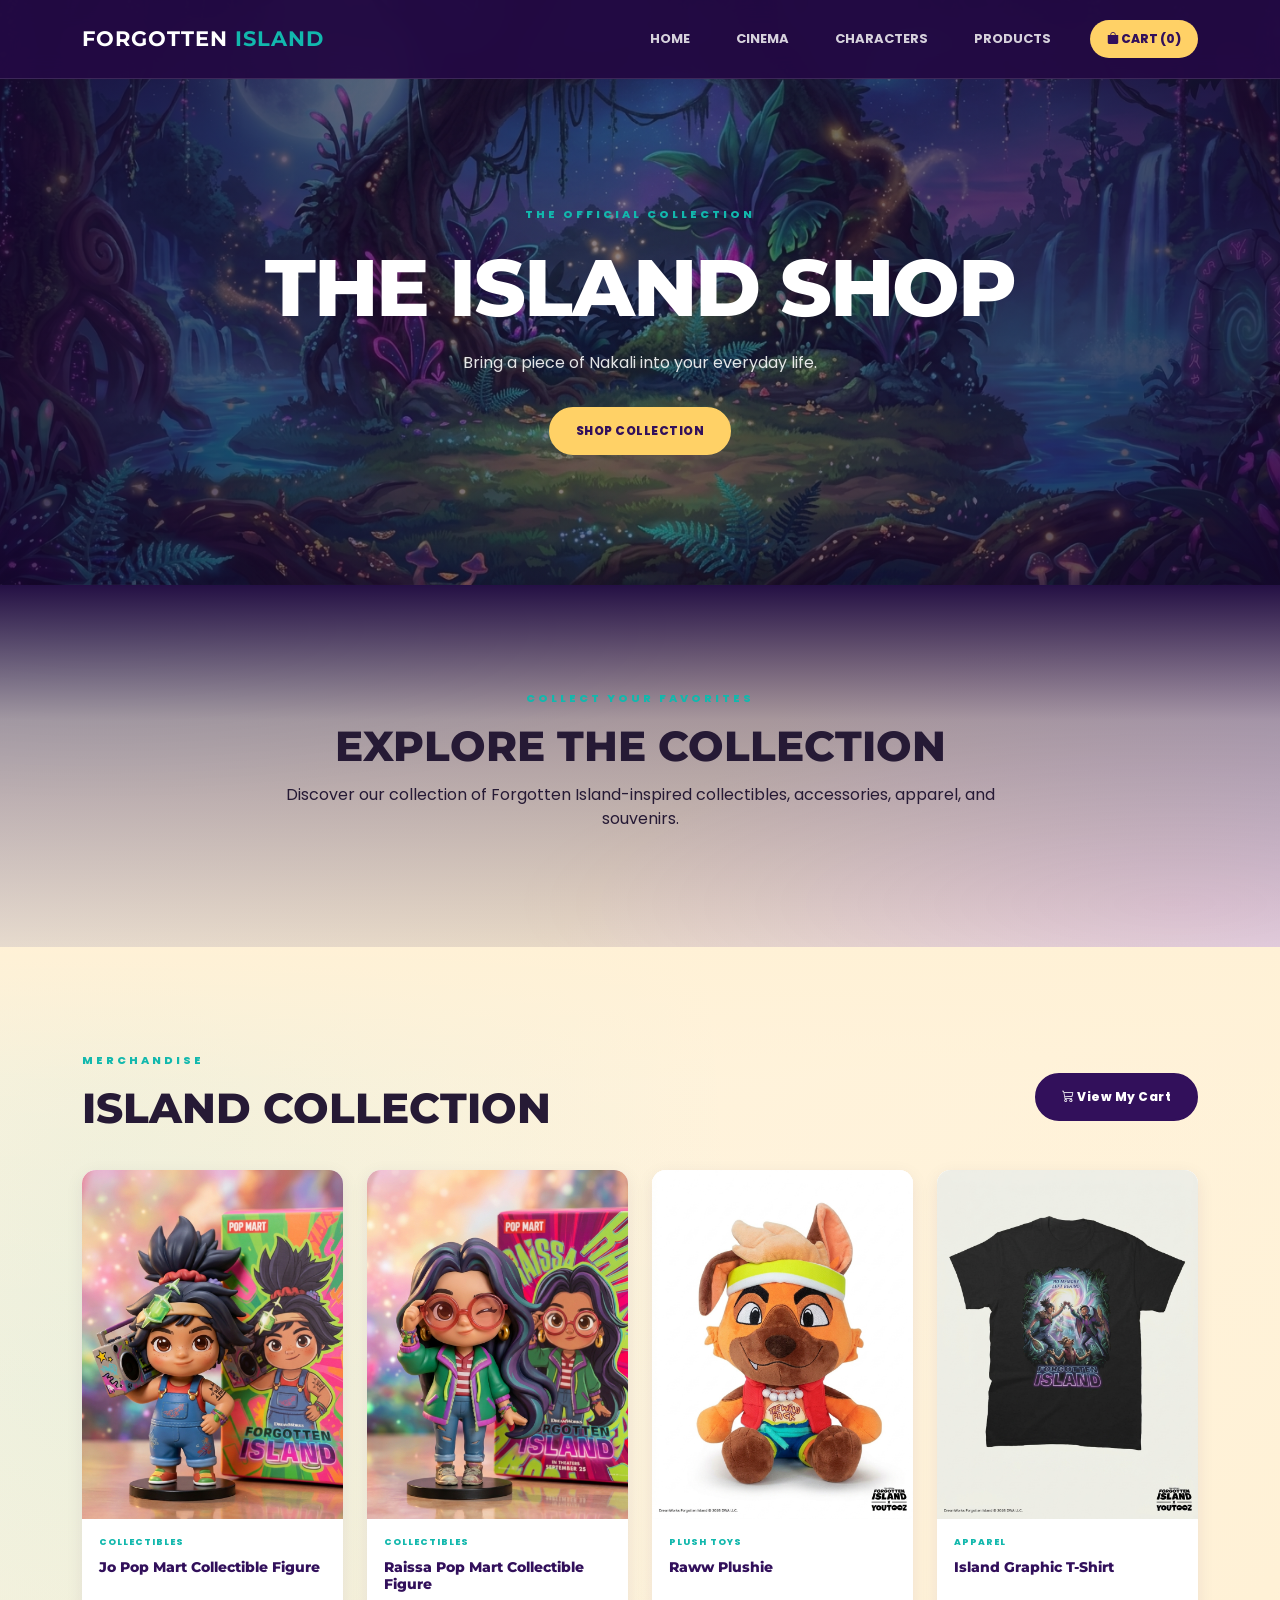
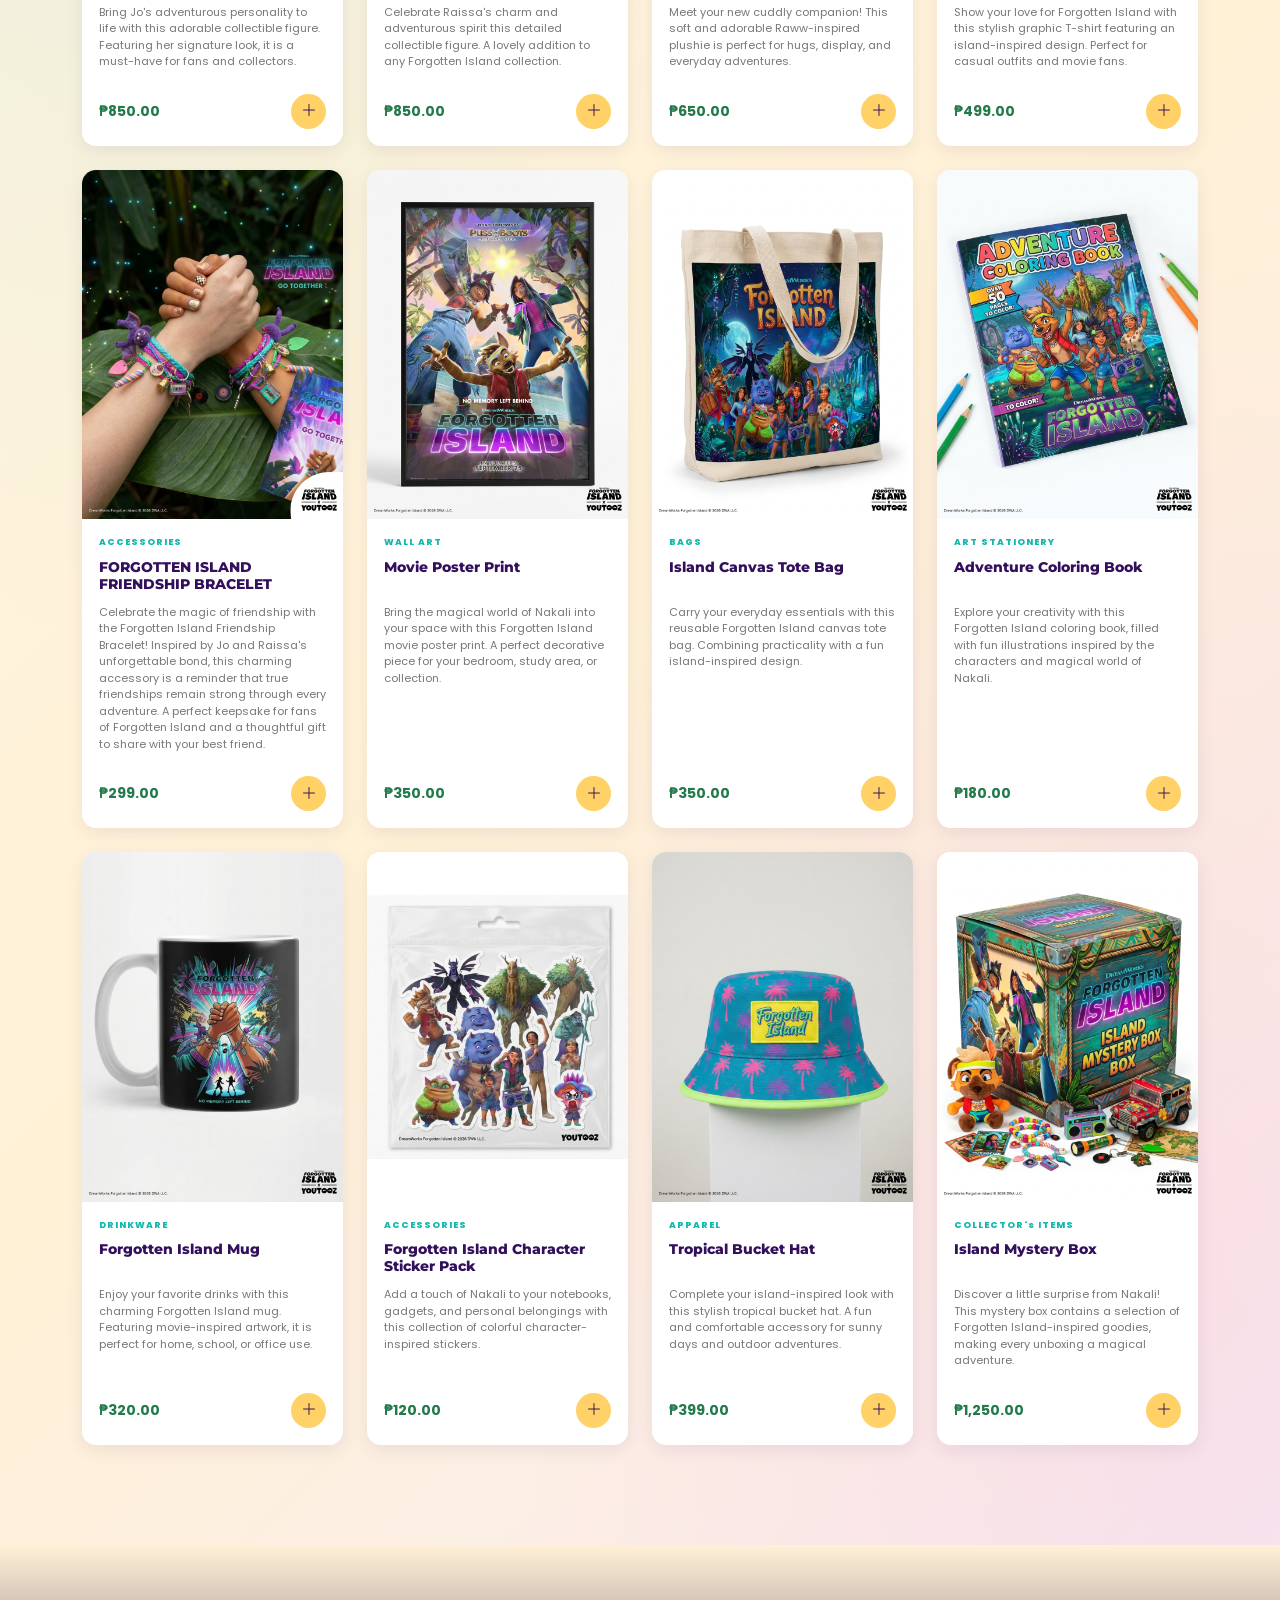
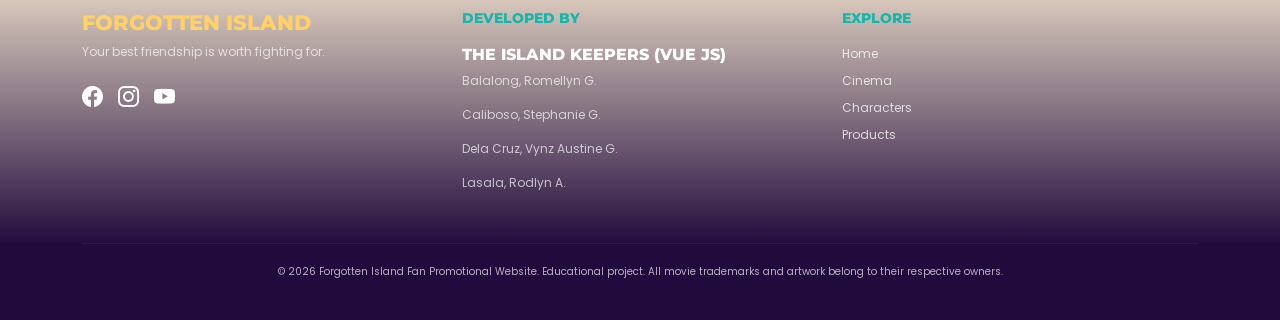
<file: WD1MCO_CS2B_BALALONG-CALIBOSO-DELACRUZ-LASALA/products.html>
<!DOCTYPE html>
<html lang="en">
    <head>
        <meta charset="UTF-8">
        <meta name="viewport" content="width=device-width, initial-scale=1.0">

        <title> Island Shop | Forgotten Island </title>

        <link href="https://cdn.jsdelivr.net/npm/bootstrap@5.3.3/dist/css/bootstrap.min.css" rel="stylesheet">
        <link href="https://cdn.jsdelivr.net/npm/bootstrap-icons@1.11.3/font/bootstrap-icons.css" rel="stylesheet">
        <link rel="stylesheet" href="rsc/css/styles.css">
    </head>

    <body>
        <!-- NAVBAR SECTION -->
        <nav class="navbar navbar-expand-lg navbar-dark fixed-top island-navbar">
            <div class="container">
                <a class="navbar-brand fw-bold" href="index.html">
                    FORGOTTEN<span> ISLAND</span>
                </a>

                <button class="navbar-toggler" type="button" data-bs-toggle="collapse"
                    data-bs-target="#navbarNav">
                    <span class="navbar-toggler-icon"></span>
                </button>

                <div class="collapse navbar-collapse" id="navbarNav">
                    <ul class="navbar-nav ms-auto align-items-lg-center">
                        <li class="nav-item"><a class="nav-link" href="index.html"> Home </a></li>
                        <li class="nav-item"><a class="nav-link" href="index.html#cinema"> Cinema </a></li>
                        <li class="nav-item"><a class="nav-link" href="characters.html"> Characters </a></li>
                        <li class="nav-item"><a class="nav-link" href="products.html"> Products </a></li>
                        <li class="nav-item ms-lg-3">
                            <button class="cart-nav-btn" data-bs-toggle="offcanvas" data-bs-target="#cartPanel">
                                <i class="bi bi-bag-fill"></i> CART (<span id="cart-count">0</span>)
                            </button>
                        </li>
                    </ul>
                </div>
            </div>
        </nav>
        
        <!-- HERO -->
        <header class="inner-hero shop-hero">
            <div class="container text-center">
                <span class="section-tag"> THE OFFICIAL COLLECTION </span>
                <h1> THE ISLAND SHOP </h1>
                <p> Bring a piece of Nakali into your everyday life. </p>
                <a href="#shop" class="btn btn-sunset mt-3"> SHOP COLLECTION </a>
            </div>
        </header>
        
        <!-- SHOP INTRO -->
        <section class="section-padding sand-section">
            <div class="container text-center">
                <span class="section-tag"> COLLECT YOUR FAVORITES </span>
                <h2> EXPLORE THE COLLECTION </h2>
                <p class="content-width mx-auto">
                    Discover our collection of Forgotten Island-inspired
                    collectibles, accessories, apparel, and souvenirs.
                </p>
            </div>
        </section> 

        <!-- PRODUCTS -->
        <section id="shop" class="section-padding product-section">
            <div class="container">
                <div class="d-flex flex-wrap justify-content-between align-items-center mb-4 gap-3">
                    <div>
                        <span class="section-tag"> MERCHANDISE </span>
                        <h2> ISLAND COLLECTION </h2>
                    </div>

                    <button class="btn btn-purple" data-bs-toggle="offcanvas" data-bs-target="#cartPanel">
                        <i class="bi bi-cart3"></i>
                        View My Cart
                    </button>
                </div>
                
                <div class="row  g-4">

                    <!-- PRODUCT 1 -->
                    <div class="col-6 col-md-4 col-lg-3">
                        <div class="product-card">
                            <img src="media/img/products/product-01.jpg" alt="Jo collectible figure">
                            <div class="product-info">
                                <span class="product-category"> COLLECTIBLES </span>
                                <h5> Jo Pop Mart Collectible Figure </h5>
                                <p> Bring Jo's adventurous personality to life with
                                    this adorable collectible figure. Featuring her
                                    signature look, it is a must-have for fans and
                                    collectors.    
                                </p>
                                <div class="product-bottom">
                                    <strong> ₱850.00 </strong>
                                    <button class="add-cart" data-id="1" data-name="Jo Collectible Figure"
                                        data-price="850" data-img="media/img/products/product-01.jpg">
                                        <i class="bi bi-plus-lg"></i>
                                    </button>
                                </div>
                            </div>
                        </div>
                    </div>
                    
                    <!-- PRODUCT 2 -->
                    <div class="col-6 col-md-4 col-lg-3">
                        <div class="product-card">
                            <img src="media/img/products/product-02.jpg" alt="Raissa collectible figure">
                            <div class="product-info">
                                <span class="product-category"> COLLECTIBLES </span>
                                <h5> Raissa Pop Mart Collectible Figure </h5>
                                <p> Celebrate Raissa's charm and adventurous spirit
                                    this detailed collectible figure. A lovely addition
                                    to any Forgotten Island collection.                                    
                                </p>
                                <div class="product-bottom">
                                    <strong> ₱850.00 </strong>
                                    <button class="add-cart" data-id="2" data-name="Raissa Collectible Figure"
                                        data-price="850" data-img="media/img/products/product-02.jpg">
                                        <i class="bi bi-plus-lg"></i>
                                    </button>
                                </div>
                            </div>
                        </div>
                    </div> 

                    <!-- PRODUCT 3 -->
                    <div class="col-6 col-md-4 col-lg-3">
                        <div class="product-card">
                            <img src="media/img/products/product-03.jpg" alt="Raww plush toy">
                            <div class="product-info">
                                <span class="product-category"> PLUSH TOYS </span>
                                <h5> Raww Plushie </h5>
                                <p> Meet your new cuddly companion! This soft and
                                    adorable Raww-inspired plushie is perfect for
                                    hugs, display, and everyday adventures.
                                 </p>
                                <div class="product-bottom">
                                    <strong> ₱650.00 </strong>
                                    <button class="add-cart" data-id="3" data-name="Raww Plushie"
                                        data-price="650" data-img="media/img/products/product-03.jpg">
                                        <i class="bi bi-plus-lg"></i>
                                    </button>
                                </div>
                            </div>
                        </div>
                    </div>
                    
                    <!-- PRODUCT 4 -->
                    <div class="col-6 col-md-4 col-lg-3">
                        <div class="product-card">
                            <img src="media/img/products/product-04.jpg" alt="Forgotten Island T-shirt">
                            <div class="product-info">
                                <span class="product-category"> APPAREL </span>
                                <h5> Island Graphic T-Shirt </h5>
                                <p> Show your love for Forgotten Island with this stylish 
                                    graphic T-shirt featuring an island-inspired design.
                                    Perfect for casual outfits and movie fans.                                    
                                </p>
                                <div class="product-bottom">
                                    <strong> ₱499.00 </strong>
                                    <button class="add-cart" data-id="4" data-name="Island Graphic T-shirt"
                                        data-price="499" data-img="media/img/products/product-04.jpg">
                                        <i class="bi bi-plus-lg"></i>
                                    </button>
                                </div>
                            </div>
                        </div>
                    </div>
                    
                    <!-- PRODUCT 5 -->
                    <div class="col-6 col-md-4 col-lg-3">
                        <div class="product-card">
                            <img src="media/img/products/product-05.jpg" alt="Forgotten island friendship bracelet">
                            <div class="product-info">
                                <span class="product-category"> ACCESSORIES </span>
                                <h5> FORGOTTEN ISLAND FRIENDSHIP BRACELET </h5>
                                <p> Celebrate the magic of friendship with the Forgotten
                                    Island Friendship Bracelet! Inspired by Jo and Raissa's
                                    unforgettable bond, this charming accessory is a
                                    reminder that true friendships remain strong through
                                    every adventure. A perfect keepsake for fans of
                                    Forgotten Island and a thoughtful gift to share with
                                    your best friend.
                                </p>
                                <div class="product-bottom">
                                    <strong> ₱299.00 </strong>
                                    <button class="add-cart" data-id="5" data-name="Friendship Bracelet"
                                        data-price="299" data-img="media/img/products/product-05.jpg">
                                        <i class="bi bi-plus-lg"></i>
                                    </button>
                                </div>
                            </div>
                        </div>
                    </div>

                    <!-- PRODUCT 6 -->
                    <div class="col-6 col-md-4 col-lg-3">
                        <div class="product-card">
                            <img src="media/img/products/product-06.jpg" alt="Forgotten Island poster">
                            <div class="product-info">
                                <span class="product-category"> WALL ART </span>
                                <h5> Movie Poster Print </h5>
                                <p> Bring the magical world of Nakali into your space
                                    with this Forgotten Island movie poster print. A
                                    perfect decorative piece for your bedroom, study
                                    area, or collection.
                                </p>
                                <div class="product-bottom">
                                    <strong> ₱350.00 </strong>
                                    <button class="add-cart" data-id="6" data-name="Forgotten Island Poster"
                                        data-price="350" data-img="media/img/products/product-06.jpg">
                                        <i class="bi bi-plus-lg"></i>
                                    </button>
                                </div>
                            </div>
                        </div>
                    </div>
                    
                    <!-- PRODUCT 7 -->
                    <div class="col-6 col-md-4 col-lg-3">
                        <div class="product-card">
                            <img src="media/img/products/product-07.jpg" alt="Island tote bag">
                            <div class="product-info">
                                <span class="product-category"> BAGS </span>
                                <h5> Island Canvas Tote Bag </h5>
                                <p> Carry your everyday essentials with this reusable
                                    Forgotten Island canvas tote bag. Combining
                                    practicality with a fun island-inspired design.
                                </p>
                                <div class="product-bottom">
                                    <strong> ₱350.00 </strong>
                                    <button class="add-cart" data-id="7" data-name="Island Canvas Tote Bag"
                                        data-price="350" data-img="media/img/products/product-07.jpg">
                                        <i class="bi bi-plus-lg"></i>
                                    </button>
                                </div>
                            </div>
                        </div>
                    </div>
                    
                    <!-- PRODUCT 8 -->
                    <div class="col-6 col-md-4 col-lg-3">
                        <div class="product-card">
                            <img src="media/img/products/product-08.jpg" alt="Island coloring book">
                            <div class="product-info">
                                <span class="product-category"> ART STATIONERY </span>
                                <h5> Adventure Coloring Book </h5>
                                <p> Explore your creativity with this Forgotten Island
                                    coloring book, filled with fun illustrations inspired
                                    by the characters and magical world of Nakali.
                                </p>
                                <div class="product-bottom">
                                    <strong> ₱180.00 </strong>
                                    <button class="add-cart" data-id="8" data-name="Adventure Coloring Book"
                                        data-price="180" data-img="media/img/products/product-08.jpg">
                                        <i class="bi bi-plus-lg"></i>
                                    </button>
                                </div>
                            </div>
                        </div>
                    </div>
                    
                    <!-- PRODUCT 9 -->
                    <div class="col-6 col-md-4 col-lg-3">
                        <div class="product-card">
                            <img src="media/img/products/product-09.jpg" alt="Island mug">
                            <div class="product-info">
                                <span class="product-category"> DRINKWARE </span>
                                <h5> Forgotten Island Mug </h5>
                                <p> Enjoy your favorite drinks with this charming
                                    Forgotten Island mug. Featuring movie-inspired
                                    artwork, it is perfect for home, school, or
                                    office use.
                                </p>
                                <div class="product-bottom">
                                    <strong> ₱320.00 </strong>
                                    <button class="add-cart" data-id="9" data-name="Forgotten Island Mug"
                                        data-price="320" data-img="media/img/products/product-09.jpg">
                                        <i class="bi bi-plus-lg"></i>
                                    </button>
                                </div>
                            </div>
                        </div>
                    </div>
                    
                    <!-- PRODUCT 10 -->
                    <div class="col-6 col-md-4 col-lg-3">
                        <div class="product-card">
                            <img src="media/img/products/product-10.jpg" alt="Island sticker pack">
                            <div class="product-info">
                                <span class="product-category"> ACCESSORIES </span>
                                <h5> Forgotten Island Character Sticker Pack </h5>
                                <p> Add a touch of Nakali to your notebooks, gadgets, 
                                    and personal belongings with this collection of 
                                    colorful character-inspired stickers.                                    
                                </p>
                                <div class="product-bottom">
                                    <strong> ₱120.00 </strong>
                                    <button class="add-cart" data-id="10" data-name="Character Sticker Pack"
                                        data-price="120" data-img="media/img/products/product-10.jpg">
                                        <i class="bi bi-plus-lg"></i>
                                    </button>
                                </div>
                            </div>
                        </div>
                    </div>
                    
                    <!-- PRODUCT 11 -->
                    <div class="col-6 col-md-4 col-lg-3">
                        <div class="product-card">
                            <img src="media/img/products/product-11.jpg" alt="Island bucket hat">
                            <div class="product-info">
                                <span class="product-category"> APPAREL </span>
                                <h5> Tropical Bucket Hat </h5>
                                <p> Complete your island-inspired look with this 
                                    stylish tropical bucket hat. A fun and comfortable 
                                    accessory for sunny days and outdoor adventures.                                    
                                </p>
                                <div class="product-bottom">
                                    <strong> ₱399.00 </strong>
                                    <button class="add-cart" data-id="11" data-name="Tropical Bucket Hat"
                                        data-price="399" data-img="media/img/products/product-11.jpg">
                                        <i class="bi bi-plus-lg"></i>
                                    </button>
                                </div>
                            </div>
                        </div>
                    </div>
                    
                    <!-- PRODUCT 12 -->
                    <div class="col-6 col-md-4 col-lg-3">
                        <div class="product-card">
                            <img src="media/img/products/product-12.jpg" alt="Island collector box">
                            <div class="product-info">
                                <span class="product-category"> COLLECTOR's ITEMS </span>
                                <h5> Island Mystery Box </h5>
                                <p> Discover a little surprise from Nakali! This 
                                    mystery box contains a selection of Forgotten 
                                    Island-inspired goodies, making every unboxing 
                                    a magical adventure.                                    
                                </p>
                                <div class="product-bottom">
                                    <strong> ₱1,250.00 </strong>
                                    <button class="add-cart" data-id="12" data-name="Island Mystery Box"
                                        data-price="1250" data-img="media/img/products/product-12.jpg">
                                        <i class="bi bi-plus-lg"></i>
                                    </button>
                                </div>
                            </div>
                        </div>
                    </div> 
                    
                </div>
            </div>
        </section>
        
        <div class="cart-toast" id="cartToast" role="status" aria-live="polite" aria-atomic="true"></div>

        <!-- CART PANEL -->
        <div class="offcanvas offcanvas-end" tabindex="-1" id="cartPanel">
            <div class="offcanvas-header cart-header">
                <h5 class="offcanvas-title"> MY SHOPPING CART </h5>
                <button type="button" class="btn-close btn-close-white" data-bs-dismiss="offcanvas"></button>
            </div>

            <div class="offcanvas-body">
                <div id="cart-items">
                    <p class="text-center text-secondary"> Your cart is empty. </p>
                </div>

                <hr>

                <div class="d-flex justify-content-between">
                    <h5> Total: </h5>
                    <h5 id="cart-total"> ₱0.00 </h5>
                </div>

                <button class="btn btn-sunset w-100 mt-3" id="checkout-btn">
                    PROCEED TO CHECKOUT
                </button>

                <button class="btn btn-outline-danger w-100 mt-2" id="clear-cart">
                    CLEAR CART
                </button>
            </div>
        </div>
        
        <!-- FOOTER -->
        <footer class="island-footer">
           <div class="container">
                    <div class="row g-4">
                        <div class="col-md-4">
                            <h4> FORGOTTEN ISLAND </h4>
                            <p> Your best friendship is worth fighting for. </p>

                            <div class="social-links">
                                <a href="https://www.facebook.com/DreamWorksAnimation/" aria-label="DreamWorks Facebook">
                                    <i class="bi bi-facebook"></i>
                                </a>
                                <a href="https://www.instagram.com/dreamworks/" aria-label="DreamWorks Instagram">
                                    <i class="bi bi-instagram"></i>
                                </a>
                                <a href="https://www.youtube.com/@DreamWorks" aria-label="DreamWorks YouTube">
                                    <i class="bi bi-youtube"></i>
                                </a>
                            </div>
                        </div>

                        <div class="col-md-4">
                            <h5> DEVELOPED BY </h5>

                            <h6 class="text-white"> THE ISLAND KEEPERS (VUE JS) </h6>
                            <p> Balalong, Romellyn G. </p>
                            <p> Caliboso, Stephanie G. </p>
                            <p> Dela Cruz, Vynz Austine G. </p>
                            <p> Lasala, Rodlyn A. </p>
                        </div>

                        <div class="col-md-4">
                            <h5> EXPLORE </h5>
                            <a href="index.html"> Home </a>
                            <a href="#cinema"> Cinema </a>
                            <a href="characters.html"> Characters </a>
                            <a href="products.html"> Products </a>
                        </div>
                    </div>

                    <hr>
                    <p class="copyright">
                        © 2026 Forgotten Island Fan Promotional Website.
                        Educational project. All movie trademarks and artwork 
                        belong to their respective owners.
                    </p>
                </div>
        </footer> 

        <script src="https://cdn.jsdelivr.net/npm/bootstrap@5.3.3/dist/js/bootstrap.bundle.min.js"></script>
        <script src="rsc/js/main.js"></script>
        <script src="rsc/js/cart.js"></script>
    </body>
</html>
</file>
<file: WD1MCO_CS2B_BALALONG-CALIBOSO-DELACRUZ-LASALA/rsc/css/styles.css>
/* === FORGOTTEN ISLAND - COMPLETE STYLESHEET === */

@import url('https://fonts.googleapis.com/css2?family=Montserrat:wght@500;600;700;800;900&family=Poppins:wght@400;500;600;700;800&display=swap');

/* == COLOR SCHEME VARIABLES == */
:root {
    --palm-green: #237A4B;
    --ocean-blue: #168AAD;
    --sunny-yellow: #FFD166;
    --crimson-red: #C62845;
    --deep-purple: #32105B;
    --tropical-teal: #12B8AD;
    --light-sand: #FFF1D6;
    --white: #FFFFFF;
    --tropical-pink: #F56BAA;
    --lavender-dusk: #B9A1E8;
    --dark-text: #261A35;

    --hero-video-position: 50% 44%;
    --page-transition-duration: 260ms;
}

/* GLOBAL STYLES */
*,
*::before,
*::after {
    box-sizing: border-box;
}
html {
    scroll-behavior: smooth;
    scroll-padding-top: 90px;
}
body {
    margin: 0;
    padding: 0;
    min-width: 320px;
    overflow-x: hidden;
    font-family: 'Poppins', sans-serif;
    color: var(--dark-text);
    background: var(--light-sand);
    opacity: 1;
    animation: islandPageEnter 380ms ease both;
    transition: opacity var(--page-transition-duration) ease,
                transform var(--page-transition-duration) ease;
}
h1, h2, h3, h4, h5, h6, .navbar-brand {
    font-family: 'Montserrat', sans-serif;
    font-weight: 800;
}
a {
    text-decoration: none;
}
img, video {
    max-width: 100%;
}
.website-logo {
    width: 180px;
    height: auto;
    object-fit: contain;
}

/* === NAVIGATION BAR === */
.island-navbar {
    position: fixed;
    top: 0;
    left: 0;
    z-index: 1030;
    width: 100%;
    padding: 18px 0;
    background: rgba(35, 10, 67, 0.96);
    backdrop-filter: blur(12px);
    -webkit-backdrop-filter: blur(12px);
    border-bottom: 1px solid rgba(255, 255, 255, 0.12);
    transition: background 0.3s ease, padding 0.3s ease;
}
.navbar-brand {
    color: var(--white) !important;
    font-size: 21px;
    letter-spacing: 1px;
}
.navbar-brand span {
    color: var(--tropical-teal);
}
.navbar-nav .nav-link {
    margin-left: 15px;
    color: rgba(255, 255, 255, 0.82) !important;
    font-size: 13px;
    font-weight: 700;
    text-transform: uppercase;
    transition: color 0.25s ease;
}
.navbar-nav .nav-link:hover,
.navbar-nav .nav-link.active {
    color: var(--sunny-yellow) !important;
}
.navbar-toggler {
    border-color: rgba(255, 255, 255, 0.45);
}
.navbar-toggler:focus {
    box-shadow: 0 0 0 0.15rem rgba(255, 209, 102, 0.3);
}
/* NAVIGATION BUTTONS */
.cart-nav-btn {
    padding: 10px 17px;
    border: 0;
    border-radius: 30px;
    background: var(--sunny-yellow);
    color: var(--deep-purple);
    font-size: 12px;
    font-weight: 800;
    cursor: pointer;
    transition: transform 0.25s ease, background 0.25s ease;
}
.cart-nav-btn:hover {
    background: var(--tropical-pink);
    transform: translateY(-2px);
}

/* === BUTTONS === */
.btn {
    padding: 13px 25px;
    border-radius: 30px;
    font-size: 12px;
    font-weight: 800;
    letter-spacing: 0.5px;
    transition: transform 0.25s ease, background 0.25s ease,
                border-color 0.25s ease, color 0.25s ease;
}
.btn-sunset {
    border: 2px solid var(--sunny-yellow);
    background: var(--sunny-yellow);
    color: var(--deep-purple);
}
.btn-sunset:hover, .btn-sunset:focus-visible {
    border-color: var(--tropical-pink);
    background: var(--tropical-pink);
    color: #fff;
    transform: translateY(-3px);
}
.btn-purple {
    border: 2px solid var(--deep-purple);
    background: var(--deep-purple);
    color: #fff;
}
.btn-purple:hover, .btn-purple:focus-visible {
    border-color: var(--tropical-teal);
    background: var(--tropical-teal);
    color: #fff;
    transform: translateY(-3px);
}

/* === HOMEPAGE HERO WITH VIDEO BACKGROUND AND NEON TITLE === */
.hero-section {
    position: relative;
    isolation: isolate;
    display: flex;
    align-items: center;
    width: 100%;
    min-height: 100vh;
    min-height: 100svh;
    overflow: hidden;
    background: #160D2C;
}
.hero-section .hero-video {
    position: absolute;
    inset: 0;
    z-index: 0;
    display: block;
    width: 100%;
    height: 100%;
    object-fit: cover;
    object-position: var(--hero-video-position);
}
.hero-section .hero-overlay {
    position: absolute;
    inset: 0;
    z-index: 1;
    pointer-events: none;
    background:
        linear-gradient(
            90deg,
            rgba(16, 7, 36, 0.70) 0%,
            rgba(16, 7, 36, 0.40) 50%,
            rgba(16, 7, 36, 0.58) 100%
        ),
        linear-gradient(
            to bottom,
            rgba(16, 7, 36, 0.25) 0%,
            rgba(16, 7, 36, 0.08) 48%,
            rgba(16, 7, 36, 0.76) 100%
        );
}
.hero-section .hero-content {
    position: relative;
    z-index: 2;
    width: 100%;
    padding: 135px 12px 125px;
    text-align: center;
}
.hero-label {
    display: block;
    width: 100%;
    margin: 0 0 18px;
    color: #fff;
    font-size: 14px;
    font-weight: 800;
    letter-spacing: 4px;
    text-align: center;
    text-shadow: 0 2px 12px rgba(0, 0, 0, 0.85);
}
/* NEON HERO TITLE */
.hero-title {
    display: flex;
    flex-direction: column;
    align-items: center;
    width: 100%;
    margin: 25px 0;
    overflow: visible;
    font-family: 'Arial Black', 'Montserrat', sans-serif;
    font-style: italic;
    font-weight: 900;
    line-height: 0.88;
    letter-spacing: 3px;
    text-align: center;
    transform: none;
}
/* TURQUOISE FORGOTTEN TEXT */
.forgotten-word {
    color: transparent;
    font-size: clamp(2.5rem, 8vw, 5.8rem);
    -webkit-text-stroke: 2px #00F5ED;
    text-shadow:
        0 0 5px #00FFF2,
        0 0 12px #00E5FF,
        0 0 25px rgba(0, 255, 255, 0.8),
        0 0 45px rgba(0, 255, 255, 0.5);
}
/* PINK-PURPLE ISLAND TEXT */
.island-word {
    display: inline-block;
    width: max-content;
    max-width: 100%;
    padding-right: 0.14em;
    margin-right: -0.14em;
    white-space: nowrap;
    background: linear-gradient(
        180deg,
        #FFFFFF 5%,
        #FFD8FF 25%,
        #FF69F5 55%,
        #E000FF 85%,
        #A000FF 100%
    );
    background-clip: text;
    color: transparent;
    font-size: clamp(3.5rem, 12vw, 8.5rem);
    -webkit-background-clip: text;
    -webkit-text-fill-color: transparent;
    -webkit-text-stroke: 1px rgba(255, 130, 255, 0.8);
    filter:
        drop-shadow(0 0 5px #FF00E6)
        drop-shadow(0 0 12px #FF00E6)
        drop-shadow(0 0 25px rgba(204, 0, 255, 0.9))
        drop-shadow(0 0 40px rgba(255, 0, 200, 0.7));
}
.hero-description {
    display: block;
    width: 100%;
    margin: 18px 0 25px;
    color: #fff;
    font-size: clamp(16px, 2vw, 20px);
    font-weight: 500;
    text-align: center;
    text-shadow: 0 2px 10px rgba(0, 0, 0, 0.85);
}
.hero-buttons {
    align-items: center;
    justify-content: center;
}
.hero-section .scroll-indicator {
    position: absolute;
    bottom: 20px;
    left: 50%;
    z-index: 3;
    color: #fff;
    text-align: center;
    transform: translateX(-50%);
}
.hero-section .scroll-indicator p {
    margin: 4px 0 0;
    font-size: 13px;
    font-weight: 700;
}

/* === INNER PAGE HERO Characters and Products pages === */
.inner-hero {
    position: relative;
    isolation: isolate;
    display: flex;
    align-items: center;
    justify-content: center;
    min-height: 65vh;
    padding: 140px 15px 70px;
    overflow: hidden;
    color: #ffffff;
    text-align: center;
    background:
        linear-gradient(
            rgba(32, 8, 60, 0.70),
            rgba(32, 8, 60, 0.84)
        ),
        url('../../media/img/poster.jpg') center / cover no-repeat;
}
.inner-hero > .container {
    position: relative;
    z-index: 1;
}
.inner-hero h1 {
    margin: 15px 0;
    font-size: clamp(42px, 7vw, 80px);
    letter-spacing: -2px;
}
.inner-hero p {
    color: rgba(255, 255, 255, 0.88);
}

/* CHARACTERS PAGE BANNER */
.character-hero {
    position: relative;
    min-height: max(65vh, calc(100vw / 3));
    background-color: #241044;
    background-image:
        linear-gradient(
            90deg,
            rgba(25, 7, 48, 0.78) 0%,
            rgba(25, 7, 48, 0.48) 50%,
            rgba(25, 7, 48, 0.75) 100%
        ),
        url("../../media/img/characters-hero.jpg");
    background-size: 100% 100%, 100% 100%;
    background-position: center, center;
    background-repeat: no-repeat;
    background-attachment: scroll;
}

/* PRODUCTS PAGE BANNER */
.shop-hero {
    position: relative;
    background-color: #241044;
    background-image:
        linear-gradient(
            90deg,
            rgba(25, 7, 48, 0.78) 0%,
            rgba(25, 7, 48, 0.50) 50%,
            rgba(25, 7, 48, 0.78) 100%
        ),
        url("../../media/img/products-hero.jpg");
    background-size: cover;
    background-position: center 40%;
    background-repeat: no-repeat;
    background-attachment: scroll;
}

/* === SECTION BACKGROUNDS === */
.section-padding {
    position: relative;
    padding: 100px 0;
}
/* LIGHT SAND SECTION */
.sand-section, .product-section {
    background-color: var(--light-sand);
    background-image:
        radial-gradient(
            ellipse at 8% 12%,
            rgba(18, 184, 173, 0.09),
            transparent 38%
        ),
        radial-gradient(
            ellipse at 92% 88%,
            rgba(245, 107, 170, 0.10),
            transparent 40%
        ),
        linear-gradient(
            135deg,
            #FFF6E5 0%,
            #FFF1D6 55%,
            #F8EBF3 100%
        );
}

/* OCEAN BLUE SECTIONS */
.ocean-section {
    background-color: #105B82;
    background-image:
        radial-gradient(
            ellipse at 12% 18%,
            rgba(18, 184, 173, 0.27),
            transparent 42%
        ),
        radial-gradient(
            ellipse at 88% 82%,
            rgba(185, 161, 232, 0.16),
            transparent 38%
        ),
        repeating-linear-gradient(
            132deg,
            transparent 0 105px,
            rgba(255, 255, 255, 0.035) 106px 107px,
            transparent 108px 190px
        ),
        linear-gradient(
            130deg,
            #0B344D 0%,
            #126B83 48%,
            #241044 100%
        );
}

/* PROTAGONISTS SECTION */
.character-section {
    background-color: #241044;
    background-image:
        radial-gradient(
            ellipse at 16% 22%,
            rgba(86, 48, 137, 0.42),
            transparent 45%
        ),
        radial-gradient(
            ellipse at 86% 76%,
            rgba(18, 184, 173, 0.15),
            transparent 40%
        ),
        repeating-linear-gradient(
            128deg,
            transparent 0 115px,
            rgba(255, 255, 255, 0.035) 116px 117px,
            transparent 118px 210px
        ),
        linear-gradient(
            135deg,
            #32105B 0%,
            #241044 58%,
            #101A36 100%
        );
}

/* ANTAGONIST SECTION */
.antagonist-section {
    background-color: #35102F;
    background-image:
        radial-gradient(
            ellipse at 18% 24%,
            rgba(198, 40, 69, 0.25),
            transparent 45%
        ),
        radial-gradient(
            ellipse at 84% 78%,
            rgba(128, 40, 105, 0.25),
            transparent 42%
        ),
        repeating-linear-gradient(
            132deg,
            transparent 0 120px,
            rgba(255, 255, 255, 0.03) 121px 122px,
            transparent 123px 220px
        ),
        linear-gradient(
            135deg,
            #241044 0%,
            #42143C 55%,
            #170D2C 100%
        );
}

/* PRODUCTION CREDITS SECTION */
.credits-section {
    background-color: #F7DCEB;
    background-image:
        radial-gradient(
            ellipse at 12% 16%,
            rgba(185, 161, 232, 0.26),
            transparent 42%
        ),
        radial-gradient(
            ellipse at 88% 84%,
            rgba(245, 107, 170, 0.13),
            transparent 40%
        ),
        linear-gradient(
            135deg,
            #F9E7EF 0%,
            #F7DCEB 55%,
            #EEE3FA 100%
        );
}

/* SECTION HEADINGS */
.section-heading {
    margin-bottom: 35px;
}
.section-heading h2,
.section-padding h2 {
    margin: 12px 0;
    font-size: clamp(26px, 4vw, 42px);
}
.section-heading p {
    color: #777;
}
.highlight-section .section-heading p,
.character-section .section-heading p,
.antagonist-section .section-heading p,
.ocean-section .section-heading p {
    color: rgba(255, 255, 255, 0.78);
}
.section-tag {
    display: inline-block;
    color: var(--tropical-teal);
    font-size: 11px;
    font-weight: 800;
    letter-spacing: 3px;
    text-transform: uppercase;
}
.purple-text {
    color: var(--deep-purple);
}
.content-width {
    max-width: 720px;
}

/* === SECTION-TO-SECTION COLOR BLENDS === */
/* HOMEPAGE TRANSITIONS */
/* 1. Hero -> Movie information */
.hero-section + .sand-section,
.hero-section + .sanf-section {
    --section-blend-from: #160D2C;
}

/* Movie information -> Highlights */
.sand-section + .highlight-section,
.sanf-section + .highlight-section {
    --section-blend-from: #FFF1D6;
}

/* Highlights -> Synopsis */
.highlight-section + .ocean-section {
    --section-blend-from: #105B82;
}

/* Synopsis -> Voice cast */
.ocean-section + .sand-section,
.ocean-section + .sanf-section {
    --section-blend-from: #168AAD;
}

/* Voice cast -> Production credits */
.sand-section + .credits-section,
.sanf-section + .credits-section {
    --section-blend-from: #FFF1D6;
}

/* === FOOTER VERTICAL GRADIENT TRANSITIONS === */
.island-footer,
.island-fooder {
    position: relative;
    isolation: isolate;
    overflow: hidden;
}
.island-footer::before,
.island-fooder::before {
    content: "";
    position: absolute;
    top: 0;
    left: 0;
    z-index: 0;
    width: 100%;
    height: 300px;
    pointer-events: none;
    background: linear-gradient(
        to bottom,
        var(--footer-blend-from, transparent) 0%,
        transparent 100%
    );
}
.island-footer > .container,
.island-fooder > .container {
    position: relative;
    z-index: 1;
}

/* Cinema -> Footer */
#cinema + .island-footer,
#cinema + .island-fooder {
    --footer-blend-from: #241044;
}

/* Antagonist -> Footer */
.antagonist-section + .island-footer,
.antagonist-section + .island-fooder {
    --footer-blend-from: #42143C;
}

/* Products -> Footer */
.product-section ~ .island-footer,
.product-section ~ .island-fooder {
    --footer-blend-from: #FFF1D6;
}

/* === MOVIE INFORMATION === */
.movie-poster {
    display: block;
    width: 100%;
    max-width: 390px;
    border: 5px solid #fff;
    border-radius: 15px;
}
.movie-details {
    display: grid;
    gap: 12px;
    font-size: 14px;
}
.movie-details div {
    padding: 10px 15px;
    border-left: 4px solid var(--tropical-teal);
    border-radius: 5px;
    background: rgba(255, 255, 255, 0.65);
}

/* === HIGHLIGHT CARDS === */
.highlight-card {
    height: 100%;
    padding: 35px 25px;
    border: 1px solid rgba(255, 255, 255, 0.25);
    border-radius: 18px;
    background: rgba(255, 255, 255, 0.12);
    color: #fff;
    text-align: center;
    transition: transform 0.3s ease, background 0.3s ease;
}
.highlight-card:hover {
    background: rgba(255, 255, 255, 0.2);
    transform: translateY(-8px);
}
.highlight-card i {
    color: var(--sunny-yellow);
    font-size: 45px;
}
.highlight-card h4 {
    margin: 20px 0 12px;
    font-size: 17px;
}
.highlight-card p {
    color: rgba(255, 255, 255, 0.82);
    font-size: 13px;
}

/* === STORY/ SYNOPSIS IMAGE === */
.story-image img {
    width: 100%;
    min-height: 320px;
    max-height: 460px;
    border: 3px solid rgba(255, 255, 255, 0.25);
    border-radius: 18px;
    object-fit: cover;
}

/* === VOICE CAST CARDS === */
.cast-card, .cost-card {
    height: 100%;
    padding: 25px 15px;
    border-bottom: 4px solid var(--tropical-teal);
    border-radius: 12px;
    background: #fff;
    box-shadow: 0 5px 20px rgba(0, 0, 0, 0.06);
    text-align: center;
    transition: transform 0.3s ease;
}
.cast-card:hover, .cost-card:hover {
    transform: translateY(-7px);
}
.cast-card h5, .cost-card h5 {
    color: var(--deep-purple);
    font-size: 15px;
}
.cast-card p, .cost-card p {
    margin: 0;
    color: #777;
    font-size: 12px;
}

/* === PRODUCTION CREDITS === */
.credits-section h2 {
    color: var(--deep-purple);
}
.credits-section h5 {
    color: var(--crimson-red);
    font-size: 14px;
}
.credits-section p {
    line-height: 1.9;
}

/* === CINEMA LINKS === */
.cinema-link {
    display: flex;
    flex-direction: column;
    align-items: center;
    justify-content: center;
    gap: 8px;
    height: 100%;
    padding: 30px 15px;
    border: 1px solid rgba(255, 255, 255, 0.3);
    border-radius: 15px;
    color: #fff;
    text-align: center;
    background: rgba(255, 255, 255, 0.045);
    transition: background 0.3s ease, color 0.3s ease,
                transform 0.3s ease;
}
.cinema-link:hover {
    background: var(--sunny-yellow);
    color: var(--deep-purple);
    transform: translateY(-5px);
}
.cinema-link i {
    color: var(--sunny-yellow);
    font-size: 32px;
}
.cinema-link:hover i {
    color: var(--deep-purple);
}
.cinema-link span {
    font-weight: 800;
}
.cinema-link small {
    opacity: 0.8;
}

/* === CHARACTER CARDS === */
.character-card {
    display: flex;
    flex-direction: column;
    height: 100%;
    min-height: 100%;
    overflow: hidden;
    border-radius: 18px;
    background: #fff;
    box-shadow: 0 10px 30px rgba(0, 0, 0, 0.2);
    transition: transform 0.3s ease, box-shadow 0.3s ease;
}
.character-card:hover {
    box-shadow: 0 16px 35px rgba(0, 0, 0, 0.25);
    transform: translateY(-8px);
}
.character-img, .character-image {
    position: relative;
    height: 350px;
    overflow: hidden;
    background: linear-gradient(
        135deg,
        var(--lavender-dusk),
        var(--ocean-blue)
    );
}
.character-img img, .character-image img {
    width: 100%;
    height: 100%;
    object-fit: cover;
    object-position: center;
    transition: transform 0.5s ease;
}
.character-card:hover .character-img img,
.character-card:hover .character-image img {
    transform: scale(1.06);
}
.character-label {
    position: absolute;
    bottom: 15px;
    left: 15px;
    padding: 8px 13px;
    border-radius: 30px;
    background: var(--tropical-teal);
    color: #fff;
    font-size: 10px;
    font-weight: 800;
    letter-spacing: 1px;
}
.villain-label {
    background: var(--crimson-red);
}
.character-content, .character-cntent {
    flex: 1;
    padding: 28px;
}
.character-content h3, .character-cntent h3 {
    color: var(--deep-purple);
    font-size: 25px;
}
.voice-name {
    color: var(--tropical-teal);
    font-size: 13px;
    font-weight: 700;
}
.character-content p:last-child,
.character-cntent p:last-child {
    margin-bottom: 0;
    color: #555;
    font-size: 13px;
    line-height: 1.9;
}
.villain-card {
    border: 3px solid var(--crimson-red);
}

/* ADDITIONAL CHARACTER CARD IMPROVEMENTS */
.character-content {
    display: flex;
    flex-direction: column;
    flex: 1;
}
.character-content h3 {
    margin-bottom: 8px;
}
.character-content .voice-name {
    margin-bottom: 14px;
}
.character-content p:last-child {
    flex: 1;
}

/* === PRODUCTS AND MERCHANDISE CARDS === */
.product-card {
    display: flex;
    flex-direction: column;
    height: 100%;
    overflow: hidden;
    border-radius: 14px;
    background: #fff;
    box-shadow: 0 5px 18px rgba(50, 16, 91, 0.08);
    transition: box-shadow 0.3s ease;
}
.product-card:hover {
    box-shadow: 0 12px 25px rgba(50, 16, 91, 0.16);
}
.product-card > img {
    display: block;
    width: 100%;
    height: auto;
    background: #FFFFFF;
    object-fit: contain;
    object-position: center;
    transition: none;
}
.product-info {
    display: flex;
    flex: 1;
    flex-direction: column;
    padding: 17px;
}
.product-category {
    color: var(--tropical-teal);
    font-size: 9px;
    font-weight: 800;
    letter-spacing: 1px;
}
.product-info h5 {
    min-height: 36px;
    margin: 9px 0;
    color: var(--deep-purple);
    font-size: 14px;
}
.product-info p {
    flex: 1;
    min-height: 35px;
    margin-bottom: 12px;
    color: #777;
    font-size: 11px;
}
.product-bottom {
    display: flex;
    align-items: center;
    justify-content: space-between;
    gap: 8px;
    margin-top: auto;
    padding-top: 12px;
}
.product-bottom strong {
    color: var(--palm-green);
    font-size: 14px;
}
.add-cart {
    display: inline-flex;
    flex: 0 0 35px;
    align-items: center;
    justify-content: center;
    width: 35px;
    height: 35px;
    padding: 0;
    border: 0;
    border-radius: 50%;
    background: var(--sunny-yellow);
    color: var(--deep-purple);
    cursor: pointer;
    transition: color 0.3s ease, background 0.3s ease,
                transform 0.3s ease;
}
.add-cart:hover {
    background: var(--tropical-teal);
    color: #fff;
    transform: rotate(90deg);
}
.add-cart:disabled {
    opacity: 0.75;
    cursor: not-allowed;
}

/* === SHOPPING CART === */
.cart-toast {
    position: fixed;
    right: 24px;
    bottom: 24px;
    z-index: 1090;
    max-width: calc(100vw - 32px);
    padding: 12px 18px;
    border-radius: 12px;
    background: var(--deep-purple);
    color: #fff;
    box-shadow: 0 10px 30px rgba(0, 0, 0, 0.2);
    opacity: 0;
    transform: translateY(12px);
    visibility: hidden;
    pointer-events: none;
    transition: opacity 0.2s ease, transform 0.2s ease, visibility 0.2s;
}
.cart-toast.is-visible {
    opacity: 1;
    transform: translateY(0);
    visibility: visible;
}
.card-header, .cart-header {
    background: var(--deep-purple);
    color: #fff;
}
.cart-item {
    display: flex;
    align-items: center;
    gap: 12px;
    padding: 12px 0;
    border-bottom: 1px solid #eee;
}
.cart-item img {
    flex: 0 0 60px;
    width: 60px;
    height: 60px;
    border-radius: 8px;
    object-fit: cover;
}
.cart-item-info {
    flex: 1;
    min-width: 0;
}
.cart-item-info h6 {
    margin-bottom: 5px;
    font-size: 12px;
}
.cart-item-info p {
    margin: 0;
    color: var(--palm-green);
    font-size: 12px;
}
.cart-quantity {
    border: 0;
    background: none;
    color: var(--crimson-red);
}
.remove-cart {
    border: 0;
    background: transparent;
    color: var(--crimson-red);
    cursor: pointer;
}

/* === FOOTER SECTION === */
.island-footer {
    padding: 65px 0 25px;
    background: #210B3D;
    color: #fff;
}
.island-footer h4 {
    color: var(--sunny-yellow);
    font-size: 21px;
}
.island-footer h5 {
    margin-bottom: 18px;
    color: var(--tropical-teal);
    font-size: 14px;
}
.island-footer p {
    color: rgba(255, 255, 255, 0.68);
    font-size: 12px;
}
.island-footer .col-md-4 > a {
    display: block;
    margin: 9px 0;
    color: rgba(255, 255, 255, 0.75);
    font-size: 12px;
    transition: color 0.25s ease;
}
.island-footer a:hover {
    color: var(--sunny-yellow);
}
.social-links {
    display: flex;
    gap: 15px;
    margin-top: 20px;
}
.social-links a {
    color: #fff;
    font-size: 21px;
}
.island-footer hr,
.island-fooder hr {
    margin: 35px 0 20px;
    border-color: rgba(255, 255, 255, 0.2);
}
.copyright {
    font-size: 10px !important;
    text-align: center;
}

/* === PAGE TRANSITIONS main.js adds body.page-leaving before navigation. === */
@keyframes islandPageEnter {
    from {
        opacity: 0;
    }
    to {
        opacity: 1;
    }
}
body.page-leaving {
    opacity: 0;
    transform: translateY(8px);
    pointer-events: none;
}

/* === RESPONSIVE DESIGN === */
/* TABLETS AND SMALLER LAPTOPS */
@media (max-width: 991.98px) {
    .island-navbar {
        padding: 14px 0;
    }
    .navbar-nav {
        padding-top: 15px;
    }
    .navbar-nav .nav-link {
        margin: 5px 0;
    }
    .cart-nav-btn {
        margin-top: 10px;
    }
    .section-padding {
        padding: 75px 0;
    }
}

/* TABLETS AND MOBILE */
@media (max-width: 768px) {
    :root {
        --hero-video-position: 50% 40%;
    }
    .hero-section {
        min-height: 88vh;
        min-height: 88svh;
    }
    .hero-section .hero-video {
        object-position: var(--hero-video-position);
    }
    .hero-section .hero-content {
        padding: 125px 18px 105px;
    }
    .hero-label {
        font-size: 11px;
        letter-spacing: 2px;
    }
    .hero-buttons {
        flex-direction: column;
        justify-content: center;
    }
    .hero-buttons .btn {
        width: 100%;
        max-width: 300px;
    }
    .hero-section .scroll-indicator {
        bottom: 12px;
    }

}

/* MOBILE PHONES */
@media (max-width: 576px) {
    .navbar-brand {
        font-size: 17px;
    }
    .hero-title {
        margin: 22px 0;
        line-height: 0.95;
        letter-spacing: 1px;
    }
    .forgotten-word {
        font-size: clamp(2.8rem, 13vw, 5rem);
        -webkit-text-stroke: 0.7px rgba(255, 130, 255, 0.8);
    }
    .island-word {
        font-size: clamp(3rem, 14vw, 5rem);
        -webkit-text-stroke: 0.7px rgba(255, 130, 255, 0.8);
    }
    .hero-description {
        font-size: 14px;
    }
    .hero-section .scroll-indicator {
        display: none;
    }
    .inner-hero,
    .inner-herp {
        min-height: 55vh;
        padding: 125px 15px 55px;
    }
    .inner-hero h1,
    .inner-herp h1 {
        font-size: 40px;
    }
    .section-padding {
        padding: 60px 0;
    }
    .character-img,
    .character-image {
        height: 260px;
    }
    .character-content,
    .character-cntent {
        padding: 20px;
    }
    .product-card > img {
        height: 145px;
    }
    .product-info {
        padding: 12px;
    }
    .product-info h5 {
        font-size: 12px;
    }
    .product-bottom strong {
        font-size: 12px;
    }
    .add-cart {
        flex-basis: 30px;
        width: 30px;
        height: 30px;
    }
}

/* DESKTOP NAVIGATION */
@media (min-width: 992px) {
    .navbar-expand-lg .navbar-collapse {
        display: flex !important;
        flex-basis: auto;
    }
    .navbar-expand-lg .navbar-nav {
        flex-direction: row;
        align-items: center;
        gap: 15px;
    }
}

/* === ACCESSIBILITY - REDUCED MOTION === */
@media (prefers-reduced-motion: reduce) {
    html {
        scroll-behavior: auto;
    }
    body {
        animation: none !important;
        transition: none !important;
    }
    body.page-leaving {
        opacity: 1;
        transform: none;
    }
    .hero-video {
        display: none;
    }
    .hero-section {
        background-image:
            linear-gradient(
                rgba(16, 7, 36, 0.45),
                rgba(16, 7, 36, 0.72)
            ),
            url('../../media/img/poster.jpg');
        background-position: center;
        background-size: cover;
    }
    .character-card,
    .product-card,
    .highlight-card,
    .btn {
        transition: none !important;
    }
}

/* === HOMEPAGE - CINEMATIC BACKGROUND IMAGES === */
/* 1. MOVIE INFORMATION BACKGROUND IMAGE & LAVENDER DUSK BG COLOR */
#movie-info {
    position: relative;
    background-color: var(--lavender-dusk);
    background-image:
        linear-gradient(
            to bottom,
            rgba(185, 161, 232, 0.78),
            rgba(185, 161, 232, 0.86)
        ),
        url("../../media/img/backgrounds/movie-information.jpg");
    background-size: cover;
    background-position: center 45%;
    background-repeat: no-repeat;
    background-attachment: scroll;
}
/* Improve text readability */
#movie-info .section-heading h2,
#movie-info .container h3 {
    color: #261A35;
}
#movie-info .section-heading p,
#movie-info .container > p {
    color: #352747;
}

/* 2. HIGHLIGHTS BACKGROUND */
.highlight-section {
    position: relative;
    background-color: #10352E;
    background-image:
        linear-gradient(
            135deg,
            rgba(12, 25, 51, 0.62),
            rgba(20, 15, 55, 0.55),
            rgba(10, 35, 55, 0.68)
        ),
        url("../../media/img/backgrounds/highlights-background.jpg");
    background-size: cover;
    background-position: center center;
    background-repeat: no-repeat;
    background-attachment: scroll;
}
/* Highlight heading */
.highlight-section .section-heading h2 {
    color: #FFFFFF;
}
.highlight-section .section-heading p {
    color: rgba(255, 255, 255, 0.88);
}
/* Highlight cards */
.highlight-section .highlight-card {
    background: rgba(20, 15, 50, 0.48);
    border: 1px solid rgba(255, 255, 255, 0.35);
    backdrop-filter: blur(6px);
    -webkit-backdrop-filter: blur(6px);
}

/* 3. SYNOPSIS BACKGROUND */
#synopsis {
    position: relative;
    background-color: #105B82;
    background-image:
        linear-gradient(
            90deg,
            rgba(11, 25, 55, 0.76) 0%,
            rgba(16, 35, 75, 0.63) 50%,
            rgba(30, 12, 58, 0.70) 100%
        ),
        url("../../media/img/backgrounds/synopsis-background.jpg");
    background-size: cover;
    background-position: center 45%;
    background-repeat: no-repeat;
    background-attachment: scroll;
}
/* Synopsis text */
#synopsis h2 {
    color: #FFFFFF;
}
#synopsis p {
    color: rgba(255, 255, 255, 0.90) !important;
}
/* Synopsis button */
#synopsis .btn-sunset {
    position: relative;
    z-index: 2;
}

/* === RESPONSIVE BACKGROUND POSITIONING === */
@media (max-width: 768px) {
    #movie-info {
        background-position: center center;
    }
    .highlight-section {
        background-position: 48% center;
    }
    #synopsis {
        background-position: 52% center;
    }
    .character-hero {
        background-position: center center;
        background-attachment: scroll;
    }
    .shop-hero {
        background-position: center center;
        background-attachment: scroll;
    }
}

/* Respect reduced motion */
@media (prefers-reduced-motion: reduce) {
    #movie-info,
    .highlight-section,
    #synopsis {
        background-attachment: scroll;
    }
}

/* === FORGOTTEN ISLAND - SEAMLESS VERTICAL TRANSITIONS === */
/* Base section configuration */
section.section-padding {
    position: relative;
    isolation: isolate;
    overflow: hidden;
}
/* Gradient overlay at the beginning of each section */
section.section-padding::before {
    content: "";
    position: absolute;
    top: 0;
    left: 0;
    width: 100%;
    height: 450px;
    z-index: 1;
    pointer-events: none;
    background: linear-gradient(
        to bottom,
        var(--section-blend-from, transparent) 0%,
        color-mix(
            in srgb,
            var(--section-blend-from, transparent) 40%,
            transparent
        ) 30%,
        transparent 100%
    ) !important;
}
/* Keep all section content above the gradient */
section.section-padding > .container {
    position: relative;
    z-index: 2;
}
/* Remove old horizontal divider effects */
section.section-padding::after {
    display: none !important;
    content: none !important;
}

/* === HOMEPAGE TRANSITIONS === */
/* Movie Information -> Highlights, Lavender Dusk -> Portal Background */
#movie-info + .highlight-section {
    --section-blend-from: #B9A1E8;
}
/* Highlights -> Synopsis, Dark portal image -> Friendship background */
#synopsis {
    --section-blend-from: #0B1835;
}
/* Synopsis -> Voice Cast, Dark blue image -> Next section background */
#synopsis + section.section-padding {
    --section-blend-from: #0B2A50;
}
/* Production Credits -> Cinema */
.credits-section + #cinema {
    --section-blend-from: #F7DCEB;
}

/* === CHARACTERS PAGE TRANSITIONS === */
/* Character banner -> Introduction */
.inner-hero + .sand-section,
.inner-herp + .sand-section {
    --section-blend-from: #241044;
}
/* Introduction -> Protagonists */
.sand-section + .character-section {
    --section-blend-from: #FFF1D6;
}
/* Protagonists -> Antagonists */
.character-section + .antagonist-section {
    --section-blend-from: #241044;
}

/* === PRODUCTS PAGE TRANSITIONS === */
/* Shop introduction -> Product collection */
.sand-section + .product-section {
    --section-blend-from: #FFF1D6;
}

/* === RESPONSIVE TRANSITIONS === */
@media (max-width: 768px) {
    section.section-padding::before {
        height: 320px;
    }
}

/* === VOICE CAST - PORTRAIT CARDS === */
.voice-cast-section {
    position: relative;
}
/* Cast card */
.voice-cast-section .cast-card {
    height: 100%;
    padding: 0;
    overflow: hidden;
    background: rgba(255, 255, 255, 0.92);
    border: 1px solid rgba(185, 161, 232, 0.45);
    border-bottom: 4px solid var(--tropical-teal);
    border-radius: 16px;
    box-shadow:
        0 8px 25px rgba(50, 16, 91, 0.10);
    transition:
        transform 0.35s ease,
        box-shadow 0.35s ease,
        border-color 0.35s ease;
}
/* Hover effect */
.voice-cast-section .cast-card:hover {
    transform: translateY(-9px);
    border-bottom-color: var(--tropical-pink);
    box-shadow:
        0 16px 32px rgba(50, 16, 91, 0.18);
}
/* Actor portrait */
.cast-image {
    position: relative;
    width: 100%;
    height: 270px;
    overflow: hidden;
    background: linear-gradient(
        135deg,
        var(--lavender-dusk),
        var(--deep-purple)
    );
}
/* Image styling */
.cast-image img {
    display: block;
    width: 100%;
    height: 100%;
    object-fit: cover;
    object-position: center 25%;
    transition:
        transform 0.5s ease,
        filter 0.5s ease;
}
/* Image hover */
.cast-card:hover .cast-image img {
    transform: scale(1.06);
}
/* Actor information */
.cast-info {
    padding: 20px 12px 22px;
    text-align: center;
}
/* Actor name */
.cast-info h5 {
    margin-bottom: 7px;
    color: var(--deep-purple);
    font-size: 15px;
    font-weight: 800;
}
/* Character name */
.cast-info p {
    margin: 0;
    color: #777;
    font-size: 12px;
    font-weight: 500;
}

/* Mobile adjustments */
@media (max-width: 576px) {
    .cast-image {
        height: 190px;
    }
    .cast-info {
        padding: 15px 8px 18px;
    }
    .cast-info h5 {
        font-size: 13px;
    }
    .cast-info p {
        font-size: 11px;
    }
}
/* Reduced motion */
@media (prefers-reduced-motion: reduce) {
    .voice-cast-section .cast-card,
    .cast-image img {
        transition: none;
    }

}

/* === CHARACTERS PAGE - MATCHING SECTION BACKGROUNDS === */
/* Shared vertical gradient */
.other-inhabitants-section,
.family-section {
    position: relative;
    background-color: #FFF1D6 !important;
    background-image: linear-gradient(
        to bottom,
        #94899B 0%,
        #B9ACB8 30%,
        #DED0CD 65%,
        #FFF1D6 100%
    ) !important;
    background-size: 100% 100%;
    background-repeat: no-repeat;
    background-attachment: scroll;
}
/* SECTION HEADINGS */
.other-inhabitants-section .section-heading h2,
.other-inhabitants-section .section-heading p,
.family-section .section-heading h2,
.family-section .section-heading p {
    color: #261A35 !important;
}
/* Maintain turquoise section labels */
.other-inhabitants-section .section-tag,
.family-section .section-tag {
    color: #12B8AD;
}
/* Keep character cards white */
.other-inhabitants-section .character-card,
.family-section .character-card {
    background: #FFFFFF;
}
/* Responsive background */
@media (max-width: 768px) {
    .other-inhabitants-section,
    .family-section {
        background-position: center;
    }
}

/* === ANTAGONIST IMAGE - FULL ORIGINAL PROPORTIONS === */
/* Image container */
.villain-card .character-img {
    position: relative;
    width: 100%;
    height: auto !important;
    overflow: hidden;
    background: transparent;
}
/* Display the complete Manang image */
.villain-card .character-img img {
    display: block;
    width: 100%;
    height: auto !important;
    max-width: 100%;

    object-fit: contain;
    object-position: center;

    transform: none !important;
}
/* Prevents from cropping on hover */
.villain-card:hover .character-img img {
    transform: none !important;
}
/* Keep antagonist label positioned correctly */
.villain-card .character-label {
    position: absolute;
    bottom: 15px;
    left: 15px;
    z-index: 2;
}

/* === JO AND RAISSA - FULL ORIGINAL IMAGE SIZE === */
/* Protagonist image containers */
.character-section:not(.other-inhabitants-section) .character-img {
    position: relative;
    width: 100%;
    height: auto !important;
    overflow: hidden;
    background: transparent;
}
.character-section:not(.other-inhabitants-section) .character-img img {
    display: block;
    width: 100%;
    height: auto !important;
    max-width: 100%;
    object-fit: contain;
    object-position: center;
    transform: none !important;
}
.character-section:not(.other-inhabitants-section) .character-img img.raissa-character-photo {
    aspect-ratio: 760 / 1154;
    object-fit: fill;
}
/* Prevent image zoom and cropping on hover */
.character-section:not(.other-inhabitants-section) .character-card:hover .character-img img {
    transform: none !important;
}
/* Keep protagonist labels positioned correctly */
.character-section:not(.other-inhabitants-section) .character-label {
    position: absolute;
    bottom: 15px;
    left: 15px;
    z-index: 2;
}
</file>
